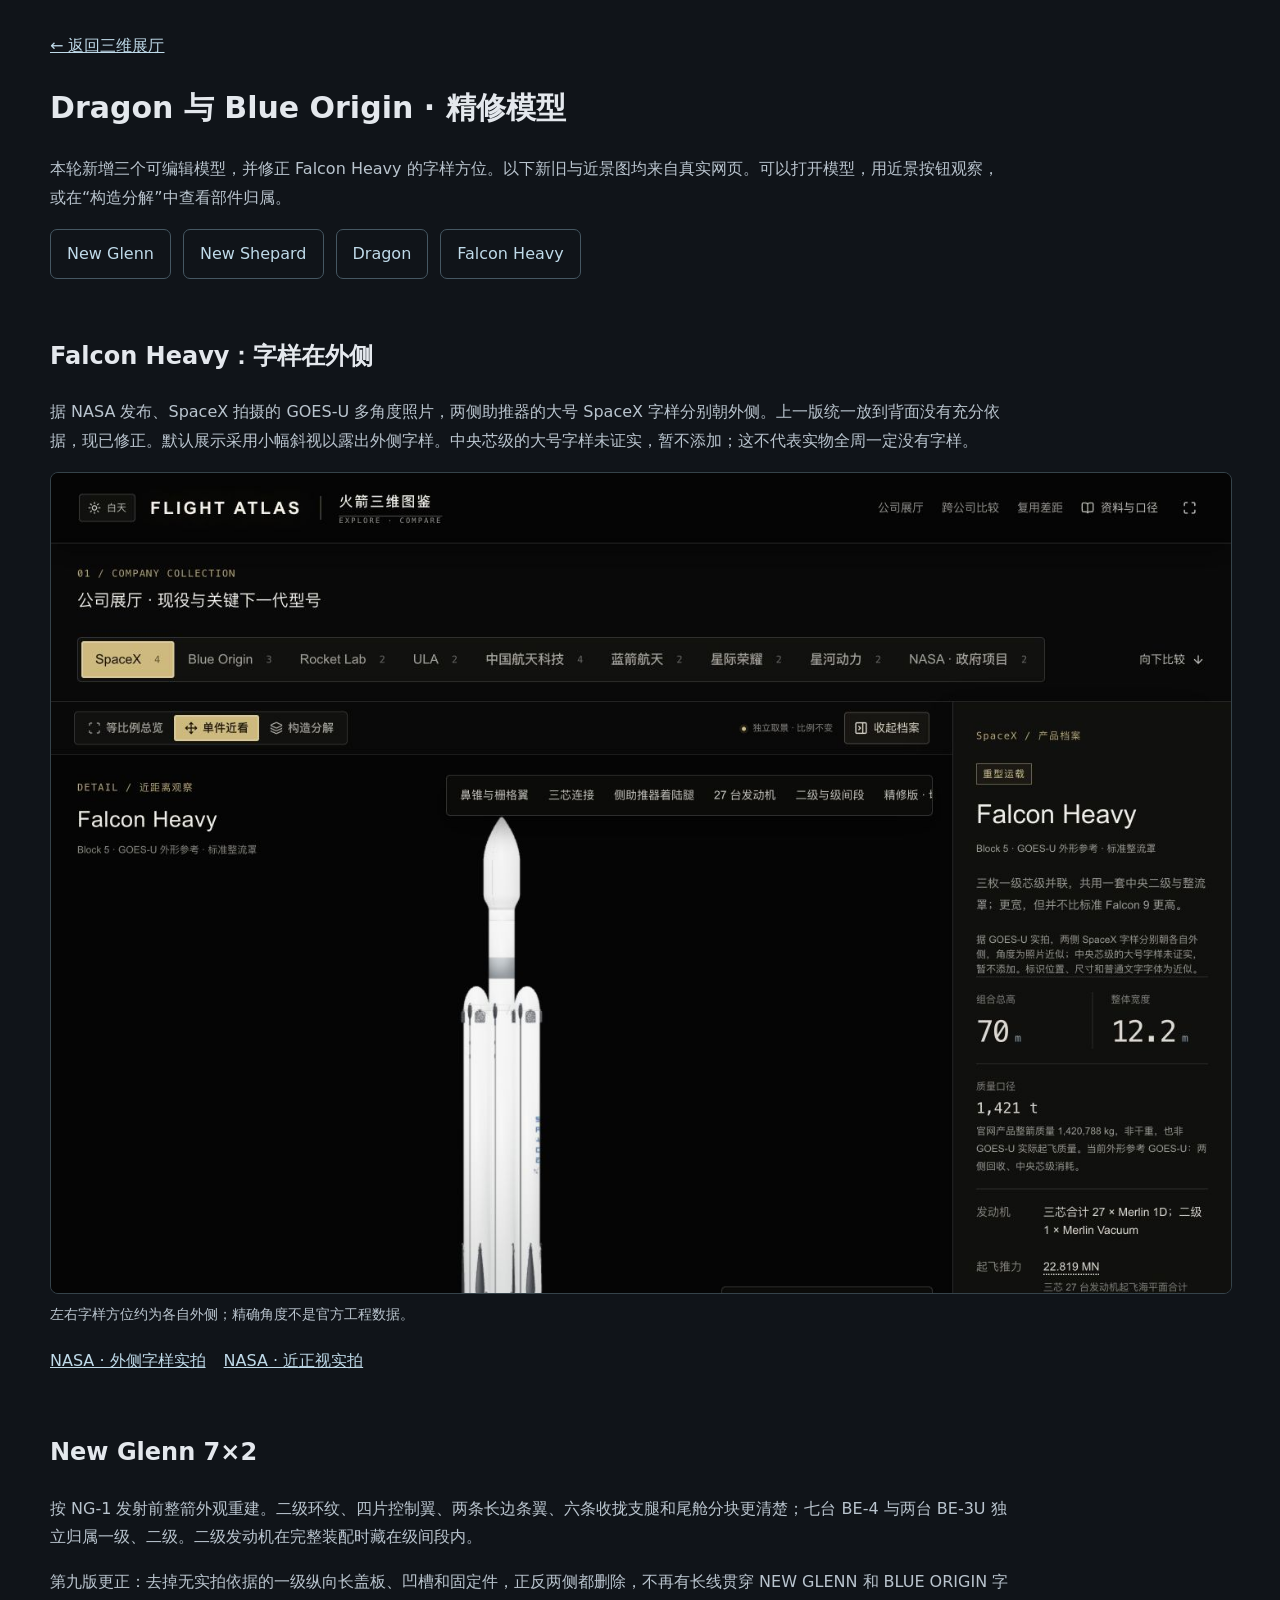
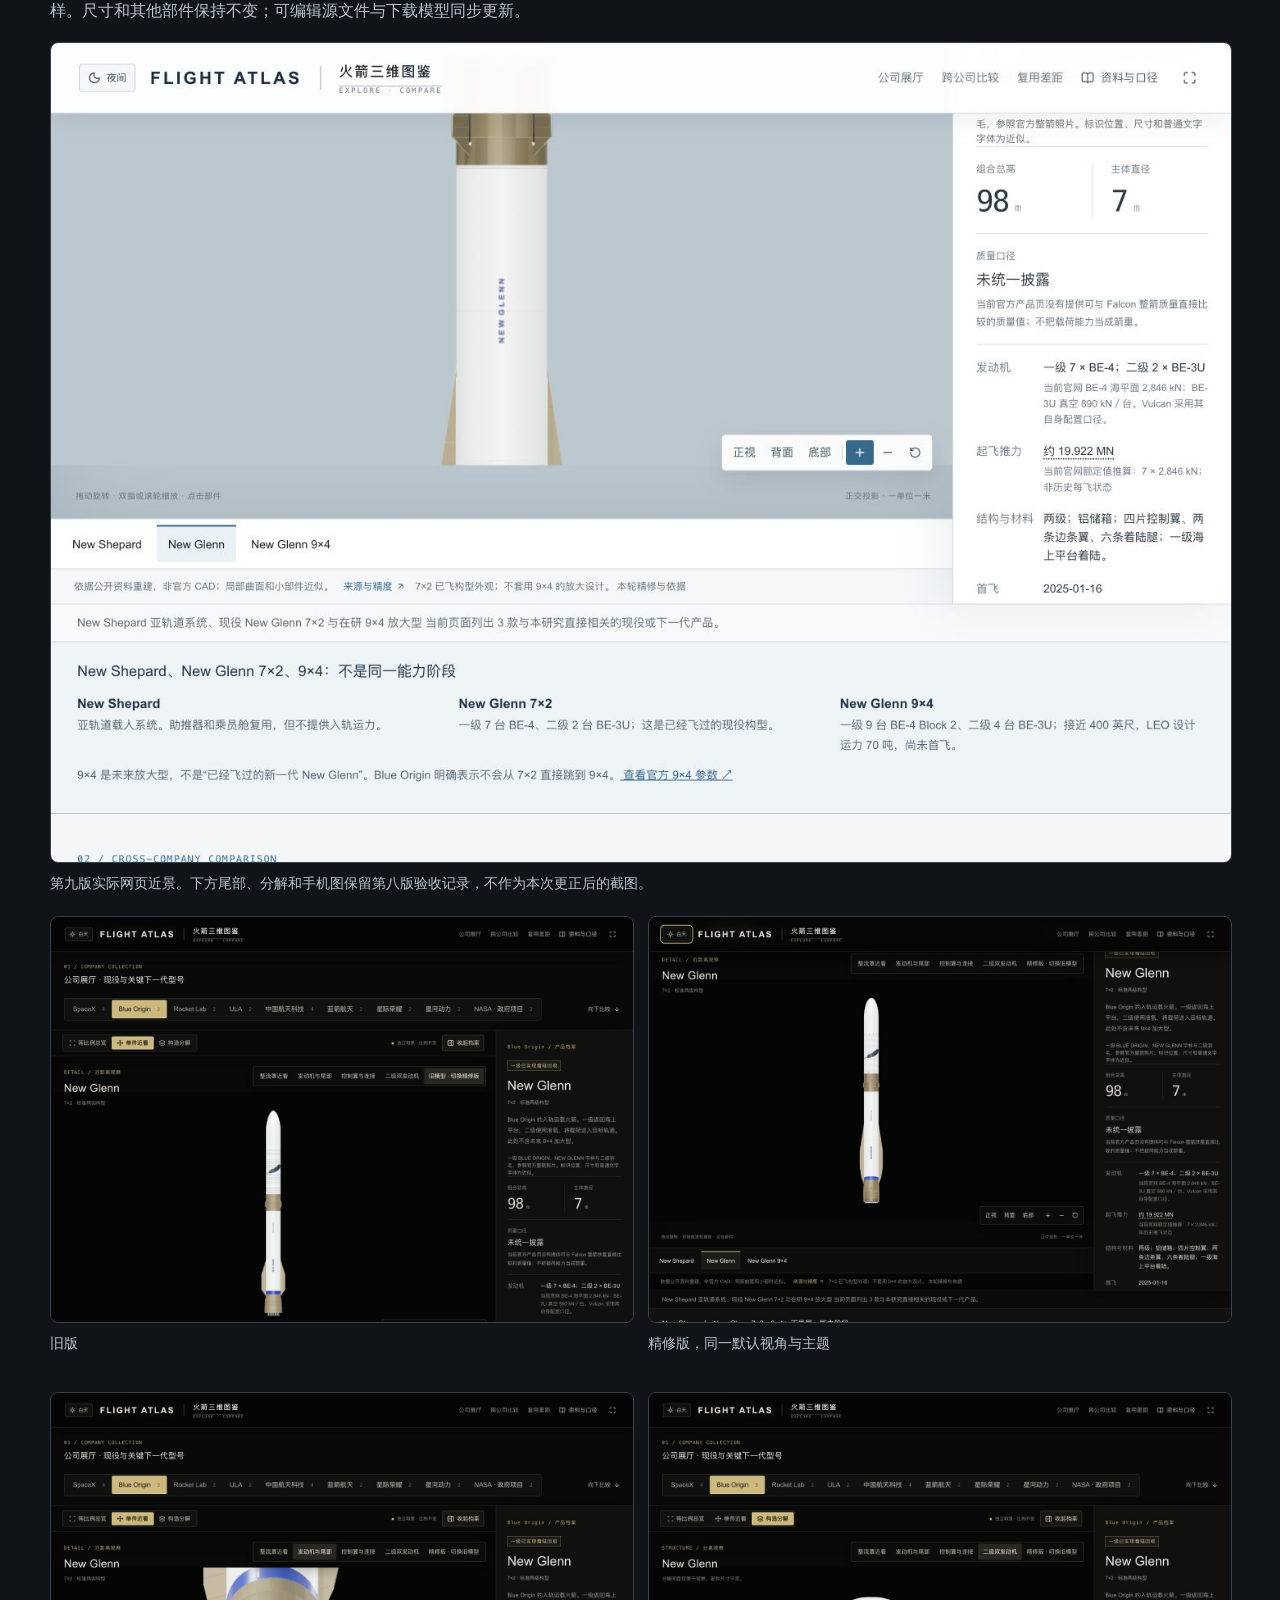
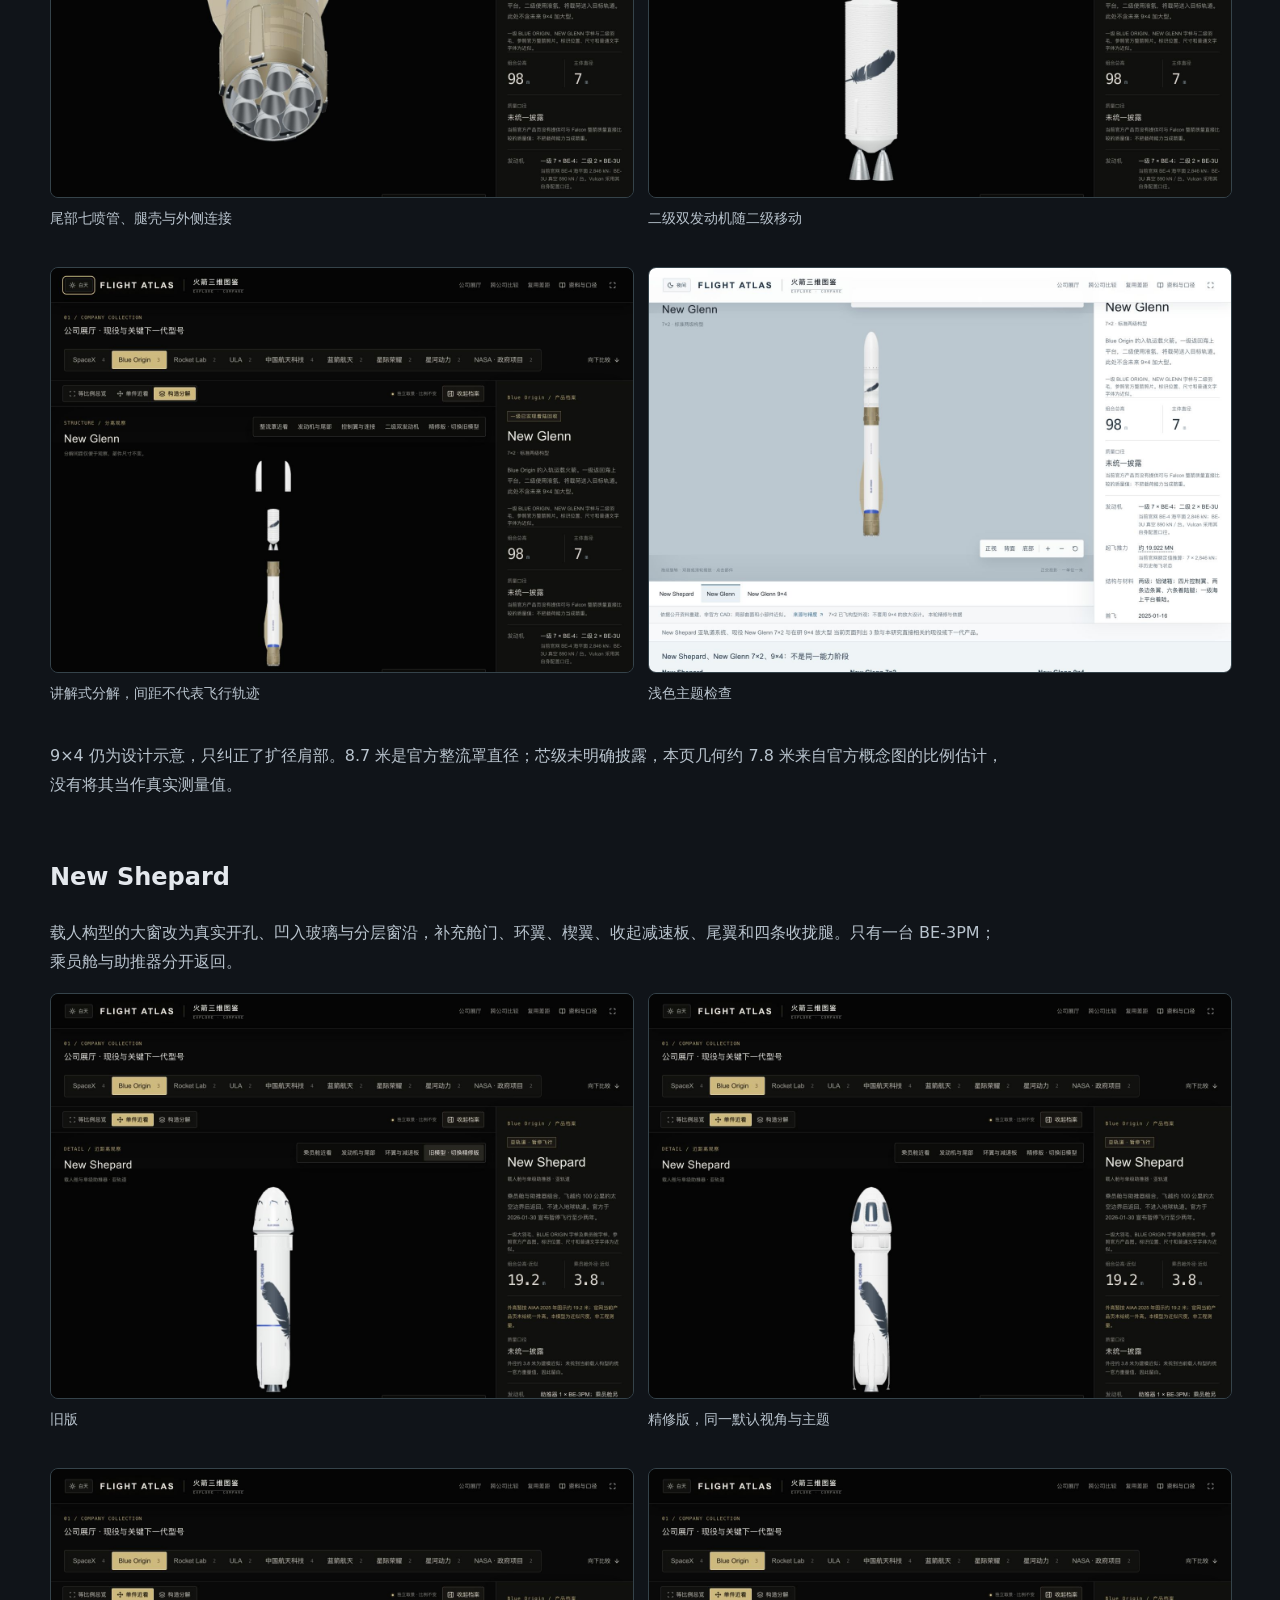
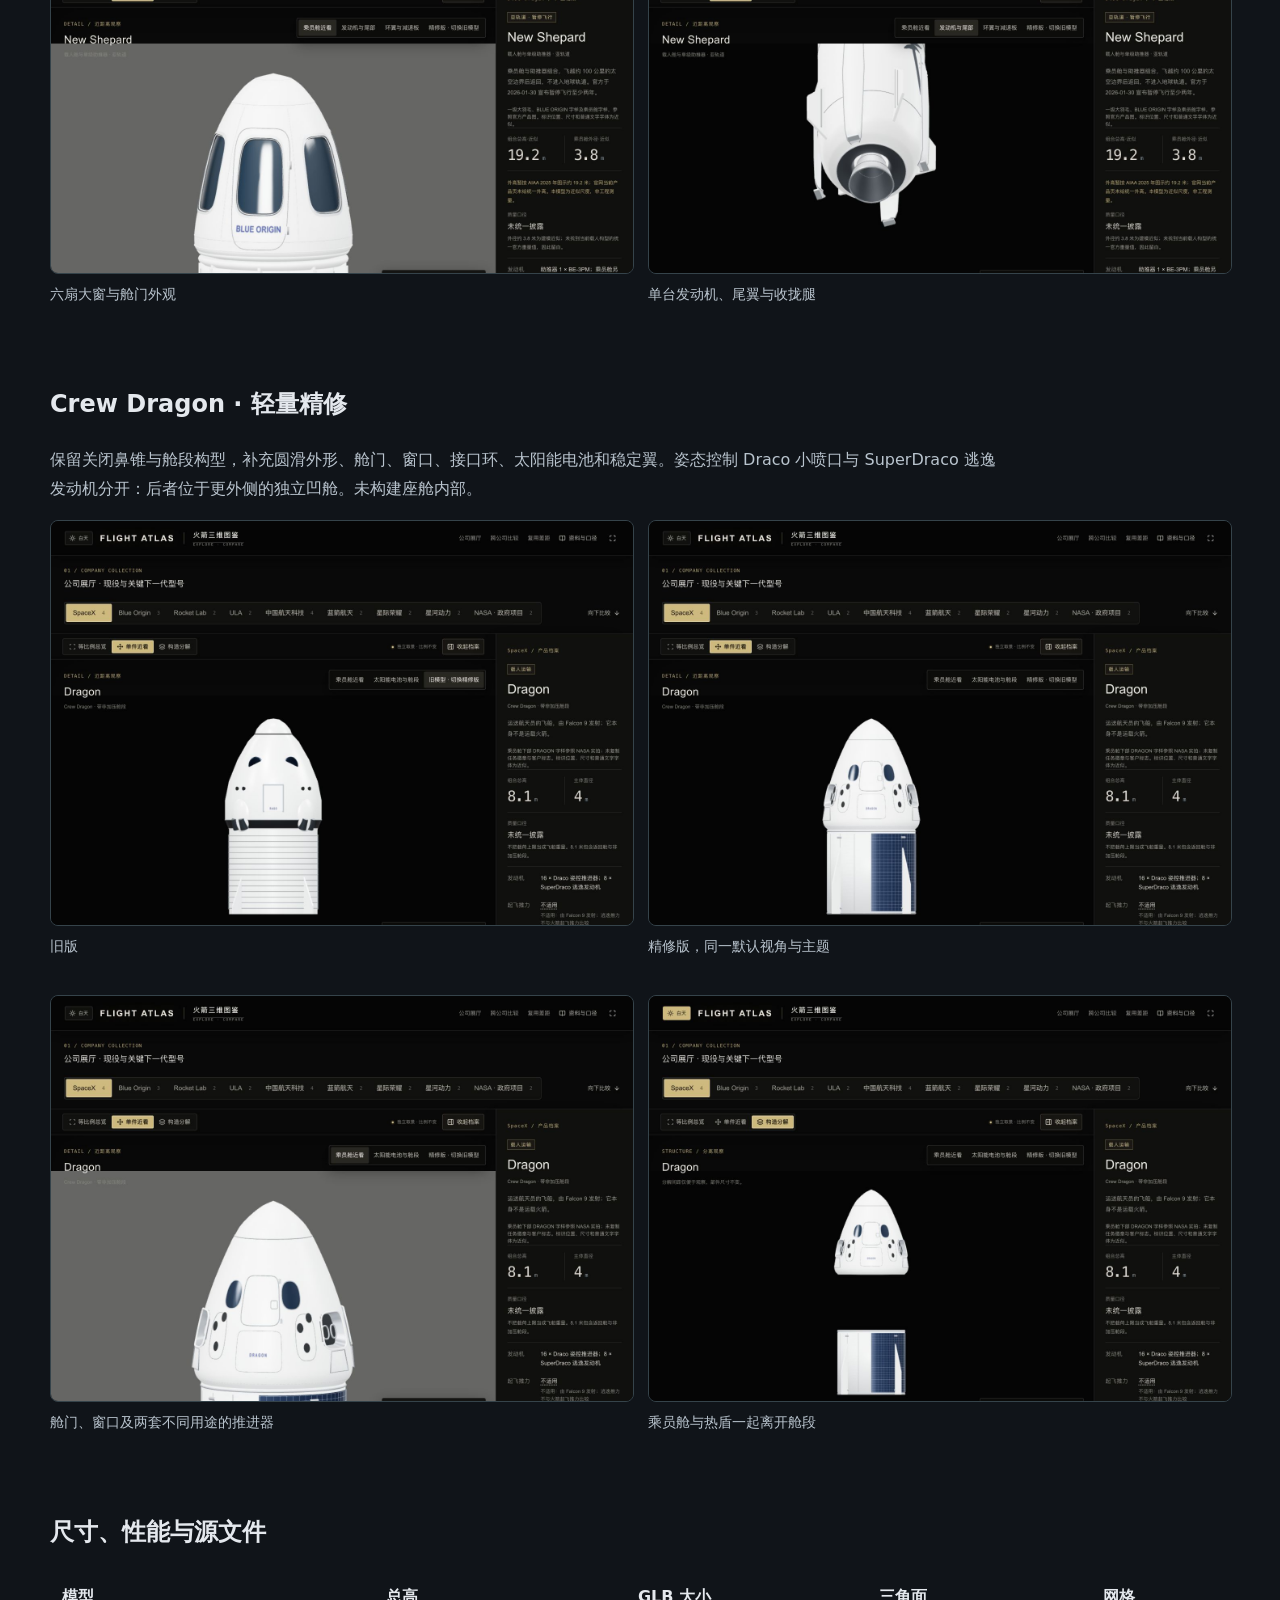
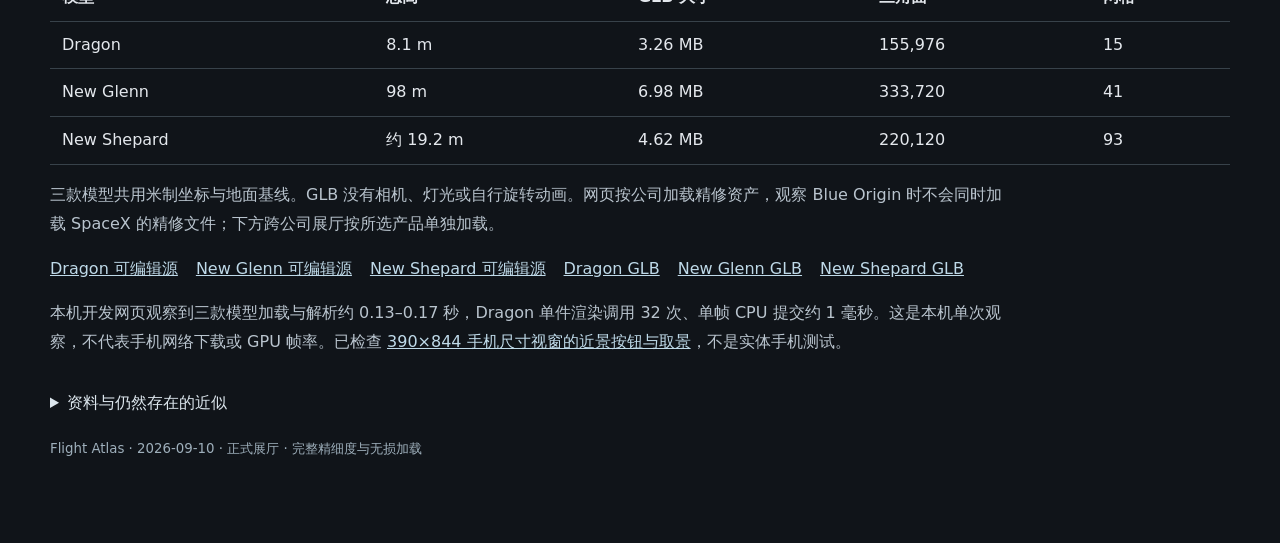
<file: craft-review/index.html>
<!doctype html><html lang="zh-CN"><meta charset="utf-8"><meta name="viewport" content="width=device-width,initial-scale=1"><title>Flight Atlas · Dragon 与 Blue Origin 精修</title>
<style>body{margin:0;background:#101419;color:#e4e8ed;font:16px/1.8 system-ui,sans-serif}main{max-width:1180px;margin:auto;padding:32px 22px 80px}h1{font-size:30px}h2{margin-top:56px}p{max-width:960px;color:#b9c4ce}a{color:#bfdae9}nav{display:flex;gap:12px;flex-wrap:wrap}nav a{padding:10px 16px;border:1px solid #455762;border-radius:7px;text-decoration:none}.pair{display:grid;grid-template-columns:1fr 1fr;gap:16px}figure{margin:0}figure img{width:100%;display:block;border-radius:8px;border:1px solid #35434a}figcaption{margin:8px 0 20px;color:#b9c4ce;font-size:14px}table{border-collapse:collapse;width:100%;font-variant-numeric:tabular-nums}td,th{text-align:left;padding:9px 12px;border-bottom:1px solid #38424a}small{color:#9eafbb}.links{display:flex;gap:18px;flex-wrap:wrap}details{padding:16px 0}summary{cursor:pointer;color:#dce6ed}@media(max-width:700px){main{padding:22px 16px}.pair{grid-template-columns:1fr}h1{font-size:25px}table{font-size:12px}td,th{padding:8px 5px}}</style>
<main><a href="/?sample=newglenn&release=17">← 返回三维展厅</a><h1>Dragon 与 Blue Origin · 精修模型</h1><p>本轮新增三个可编辑模型，并修正 Falcon Heavy 的字样方位。以下新旧与近景图均来自真实网页。可以打开模型，用近景按钮观察，或在“构造分解”中查看部件归属。</p>
<nav><a href="/?sample=newglenn&release=17">New Glenn</a><a href="/?sample=newshepard&release=17">New Shepard</a><a href="/?sample=dragon&release=17">Dragon</a><a href="/?sample=fh&release=17">Falcon Heavy</a></nav>
<h2>Falcon Heavy：字样在外侧</h2><p>据 NASA 发布、SpaceX 拍摄的 GOES-U 多角度照片，两侧助推器的大号 SpaceX 字样分别朝外侧。上一版统一放到背面没有充分依据，现已修正。默认展示采用小幅斜视以露出外侧字样。中央芯级的大号字样未证实，暂不添加；这不代表实物全周一定没有字样。</p><figure><img src="fh-livery.png" alt="Falcon Heavy 修正后的默认斜视"><figcaption>左右字样方位约为各自外侧；精确角度不是官方工程数据。</figcaption></figure>
<p class="links"><a href="https://images.nasa.gov/details/KSC-20240624-PH-SPX01_0009" target="_blank" rel="noreferrer">NASA · 外侧字样实拍</a><a href="https://images.nasa.gov/details/KSC-20240624-PH-SPX01_0010" target="_blank" rel="noreferrer">NASA · 近正视实拍</a></p>
<h2>New Glenn 7×2</h2><p>按 NG-1 发射前整箭外观重建。二级环纹、四片控制翼、两条长边条翼、六条收拢支腿和尾舱分块更清楚；七台 BE-4 与两台 BE-3U 独立归属一级、二级。二级发动机在完整装配时藏在级间段内。</p>
<p>第九版更正：去掉无实拍依据的一级纵向长盖板、凹槽和固定件，正反两侧都删除，不再有长线贯穿 NEW GLENN 和 BLUE ORIGIN 字样。尺寸和其他部件保持不变；可编辑源文件与下载模型同步更新。</p><figure><img src="newglenn-line-fixed.png" alt="第九版浅色近景：字样中间已无竖直长条"><figcaption>第九版实际网页近景。下方尾部、分解和手机图保留第八版验收记录，不作为本次更正后的截图。</figcaption></figure>
<div class="pair"><figure><img src="newglenn-before.png" alt="New Glenn 旧模型"><figcaption>旧版</figcaption></figure><figure><img src="newglenn-after.png" alt="New Glenn 精修模型"><figcaption>精修版，同一默认视角与主题</figcaption></figure><figure><img src="newglenn-tail.png" alt="New Glenn 七台发动机及尾舱"><figcaption>尾部七喷管、腿壳与外侧连接</figcaption></figure><figure><img src="newglenn-upper.png" alt="New Glenn 分解后的二级"><figcaption>二级双发动机随二级移动</figcaption></figure><figure><img src="newglenn-exploded.png" alt="New Glenn 整流罩两瓣与分解"><figcaption>讲解式分解，间距不代表飞行轨迹</figcaption></figure><figure><img src="newglenn-light.png" alt="浅色主题 New Glenn"><figcaption>浅色主题检查</figcaption></figure></div>
<p>9×4 仍为设计示意，只纠正了扩径肩部。8.7 米是官方整流罩直径；芯级未明确披露，本页几何约 7.8 米来自官方概念图的比例估计，没有将其当作真实测量值。</p>
<h2>New Shepard</h2><p>载人构型的大窗改为真实开孔、凹入玻璃与分层窗沿，补充舱门、环翼、楔翼、收起减速板、尾翼和四条收拢腿。只有一台 BE-3PM；乘员舱与助推器分开返回。</p>
<div class="pair"><figure><img src="newshepard-before.png" alt="New Shepard 旧模型"><figcaption>旧版</figcaption></figure><figure><img src="newshepard-after.png" alt="New Shepard 精修模型"><figcaption>精修版，同一默认视角与主题</figcaption></figure><figure><img src="newshepard-capsule.png" alt="New Shepard 乘员舱近景"><figcaption>六扇大窗与舱门外观</figcaption></figure><figure><img src="newshepard-tail.png" alt="New Shepard 尾部近景"><figcaption>单台发动机、尾翼与收拢腿</figcaption></figure></div>
<h2>Crew Dragon · 轻量精修</h2><p>保留关闭鼻锥与舱段构型，补充圆滑外形、舱门、窗口、接口环、太阳能电池和稳定翼。姿态控制 Draco 小喷口与 SuperDraco 逃逸发动机分开：后者位于更外侧的独立凹舱。未构建座舱内部。</p>
<div class="pair"><figure><img src="dragon-before.png" alt="Dragon 旧模型"><figcaption>旧版</figcaption></figure><figure><img src="dragon-after.png" alt="Dragon 精修模型"><figcaption>精修版，同一默认视角与主题</figcaption></figure><figure><img src="dragon-capsule.png" alt="Dragon 舱体与推进器近景"><figcaption>舱门、窗口及两套不同用途的推进器</figcaption></figure><figure><img src="dragon-exploded.png" alt="Dragon 舱体分离"><figcaption>乘员舱与热盾一起离开舱段</figcaption></figure></div>
<h2>尺寸、性能与源文件</h2><table><thead><tr><th>模型</th><th>总高</th><th>GLB 大小</th><th>三角面</th><th>网格</th></tr></thead><tbody><tr><td>Dragon</td><td>8.1 m</td><td>3.26 MB</td><td>155,976</td><td>15</td></tr><tr><td>New Glenn</td><td>98 m</td><td>6.98 MB</td><td>333,720</td><td>41</td></tr><tr><td>New Shepard</td><td>约 19.2 m</td><td>4.62 MB</td><td>220,120</td><td>93</td></tr></tbody></table>
<p>三款模型共用米制坐标与地面基线。GLB 没有相机、灯光或自行旋转动画。网页按公司加载精修资产，观察 Blue Origin 时不会同时加载 SpaceX 的精修文件；下方跨公司展厅按所选产品单独加载。</p><p class="links"><a href="dragon-source.zip" download>Dragon 可编辑源</a><a href="newglenn-source.zip" download>New Glenn 可编辑源</a><a href="newshepard-source.zip" download>New Shepard 可编辑源</a><a href="/models/crew-dragon.glb" download>Dragon GLB</a><a href="/models/new-glenn.glb" download>New Glenn GLB</a><a href="/models/new-shepard.glb" download>New Shepard GLB</a></p>
<p>本机开发网页观察到三款模型加载与解析约 0.13–0.17 秒，Dragon 单件渲染调用 32 次、单帧 CPU 提交约 1 毫秒。这是本机单次观察，不代表手机网络下载或 GPU 帧率。已检查 <a href="newglenn-mobile.png">390×844 手机尺寸视窗的近景按钮与取景</a>，不是实体手机测试。</p>
<details><summary>资料与仍然存在的近似</summary><p>总高与公开直径用于统一尺度，分段高度、窗框深度、腿壳和铰链截面、喷管曲线、接缝间距仍为外观近似。New Shepard 约 19.2 米和约 3.8 米沿用展厅图示口径，本轮没有获得官方工程尺寸表。Dragon 凹舱及喷口角度仍有简化，不是工程级复刻。材质颜色与粗糙度为显示参数，NG-2 尾部照片仅辅助观察通用外部结构，不复制任务污渍。未把照片当模型贴图。</p><ul><li><a href="https://www.blueorigin.com/news/new-glenn-ng-1-mission">Blue Origin · NG-1 与整箭照片</a></li><li><a href="https://www.blueorigin.com/gallery/asset/6931c2fdac77095f7c5fe3b8">Blue Origin · 尾段近照</a></li><li><a href="https://www.blueorigin.com/new-glenn">New Glenn 官方产品页</a></li><li><a href="https://www.blueorigin.com/new-glenn/9x4">New Glenn 9×4 官方概念</a></li><li><a href="https://www.blueorigin.com/new-shepard">New Shepard 官方结构图</a></li><li><a href="https://www.blueorigin.com/news/new-shepard-ns-38-mission">NS-38 官方照片</a></li><li><a href="https://www.nasa.gov/commercial-crew-program-press-kit/">NASA · Dragon 结构与实拍</a></li><li><a href="https://www.spacex.com/vehicles/dragon/">SpaceX · Dragon</a></li></ul><p>源包包含可编辑 Blender 文件、重建脚本、来源及统计，不包含第三方摄影原图。</p></details><small>Flight Atlas · 2026-09-10 · 正式展厅 · 完整精细度与无损加载</small></main></html>
</file>
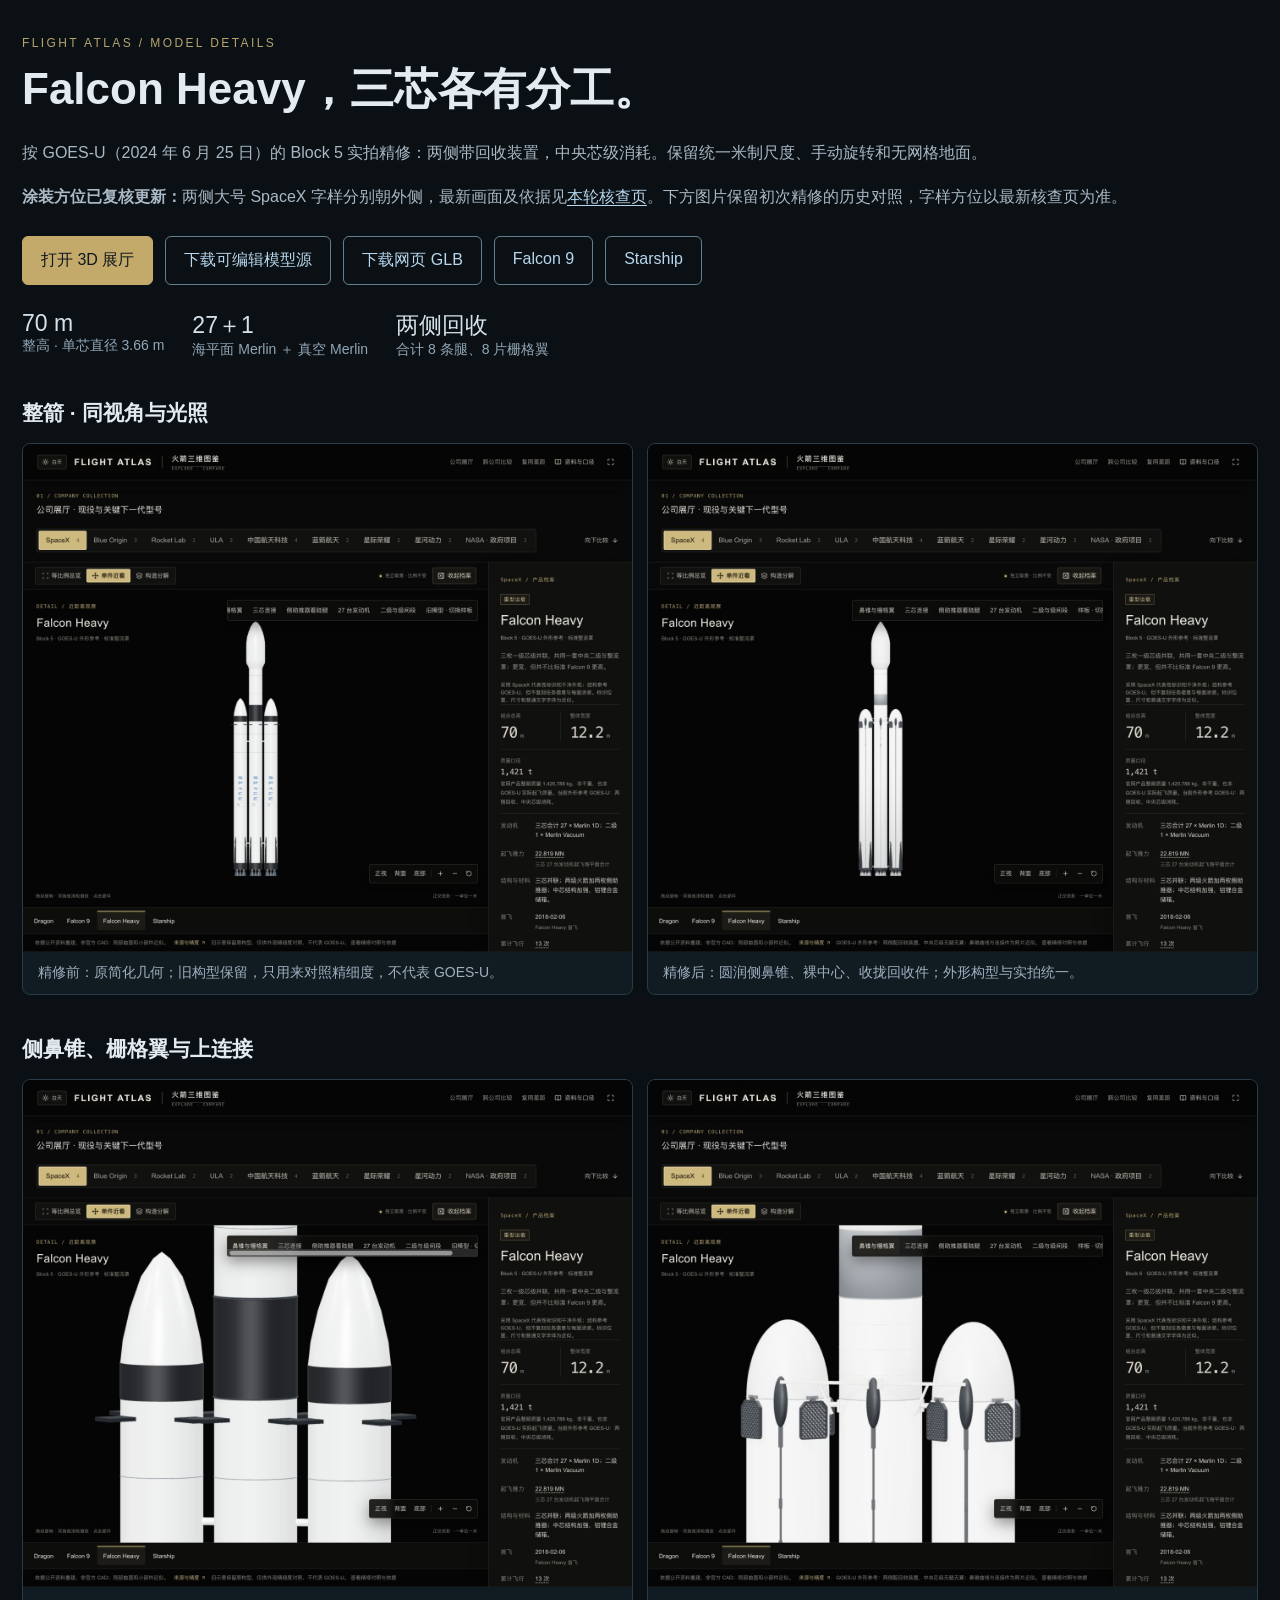
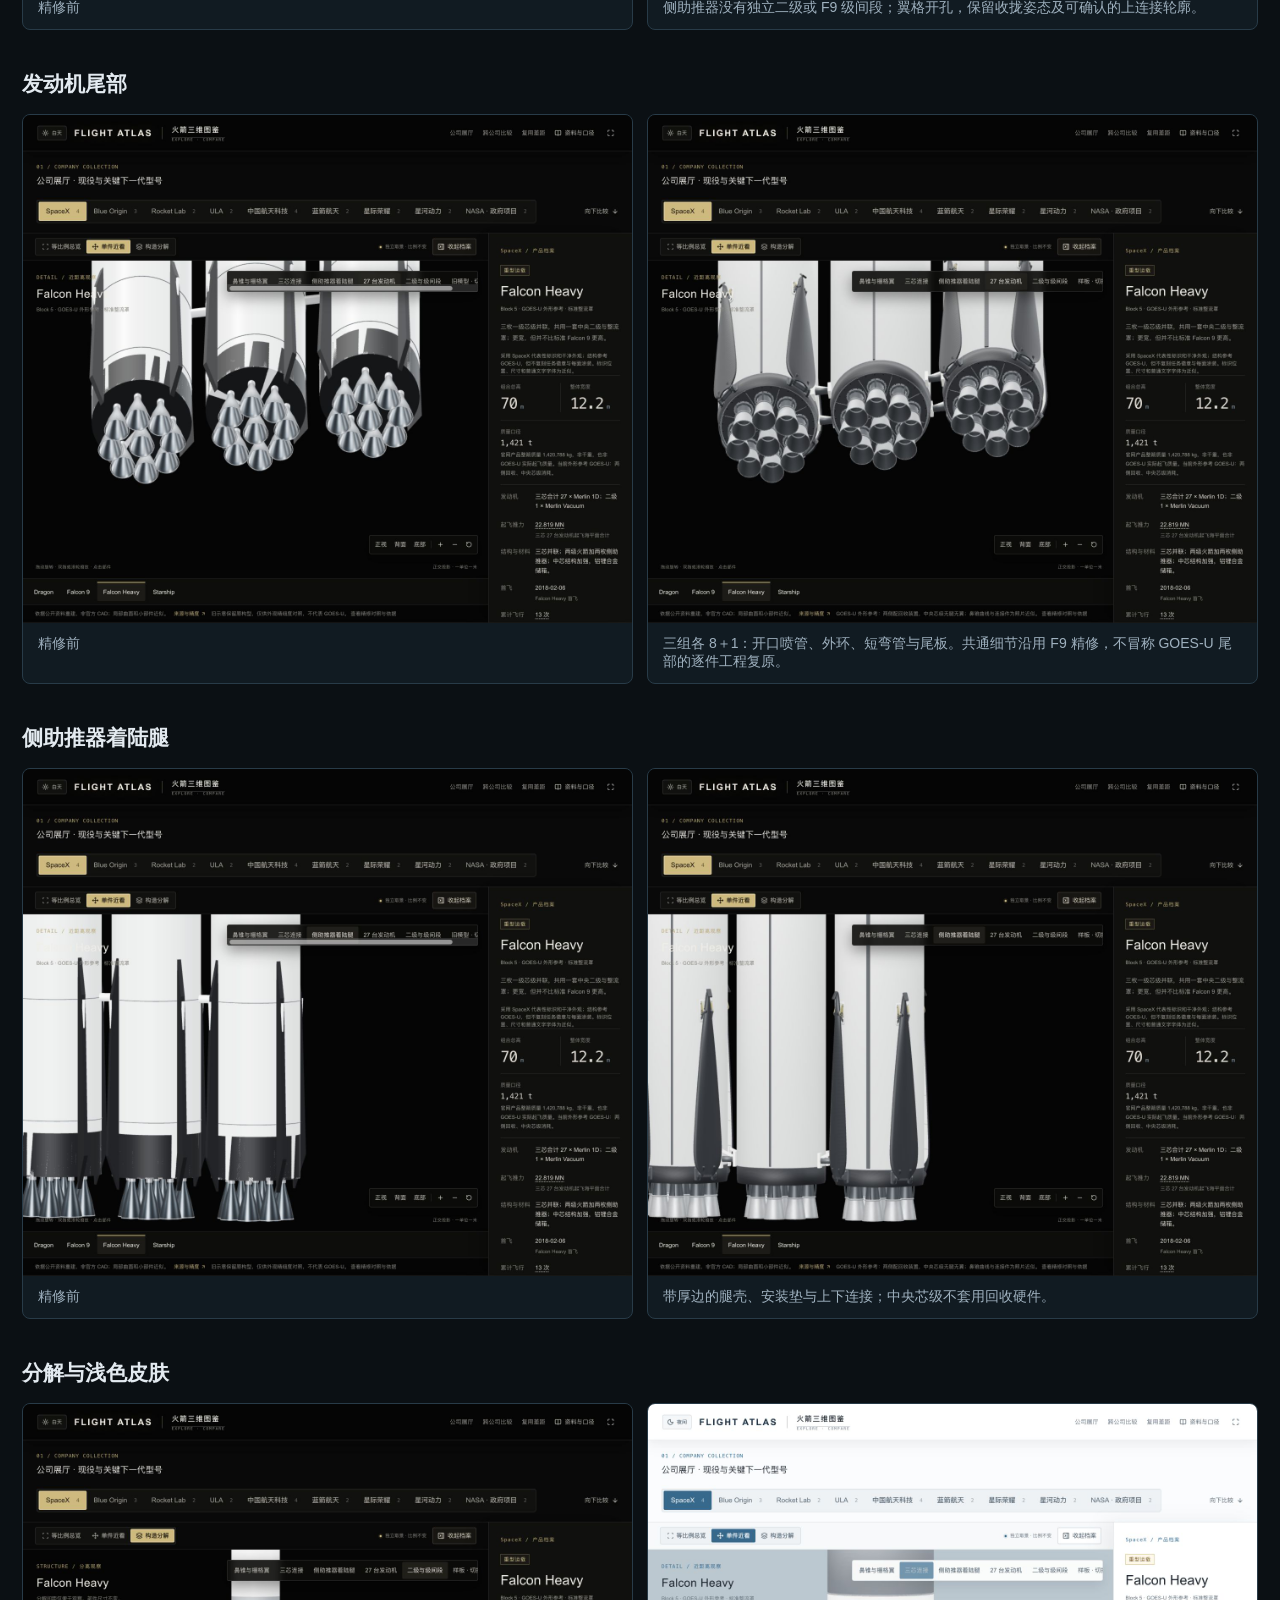
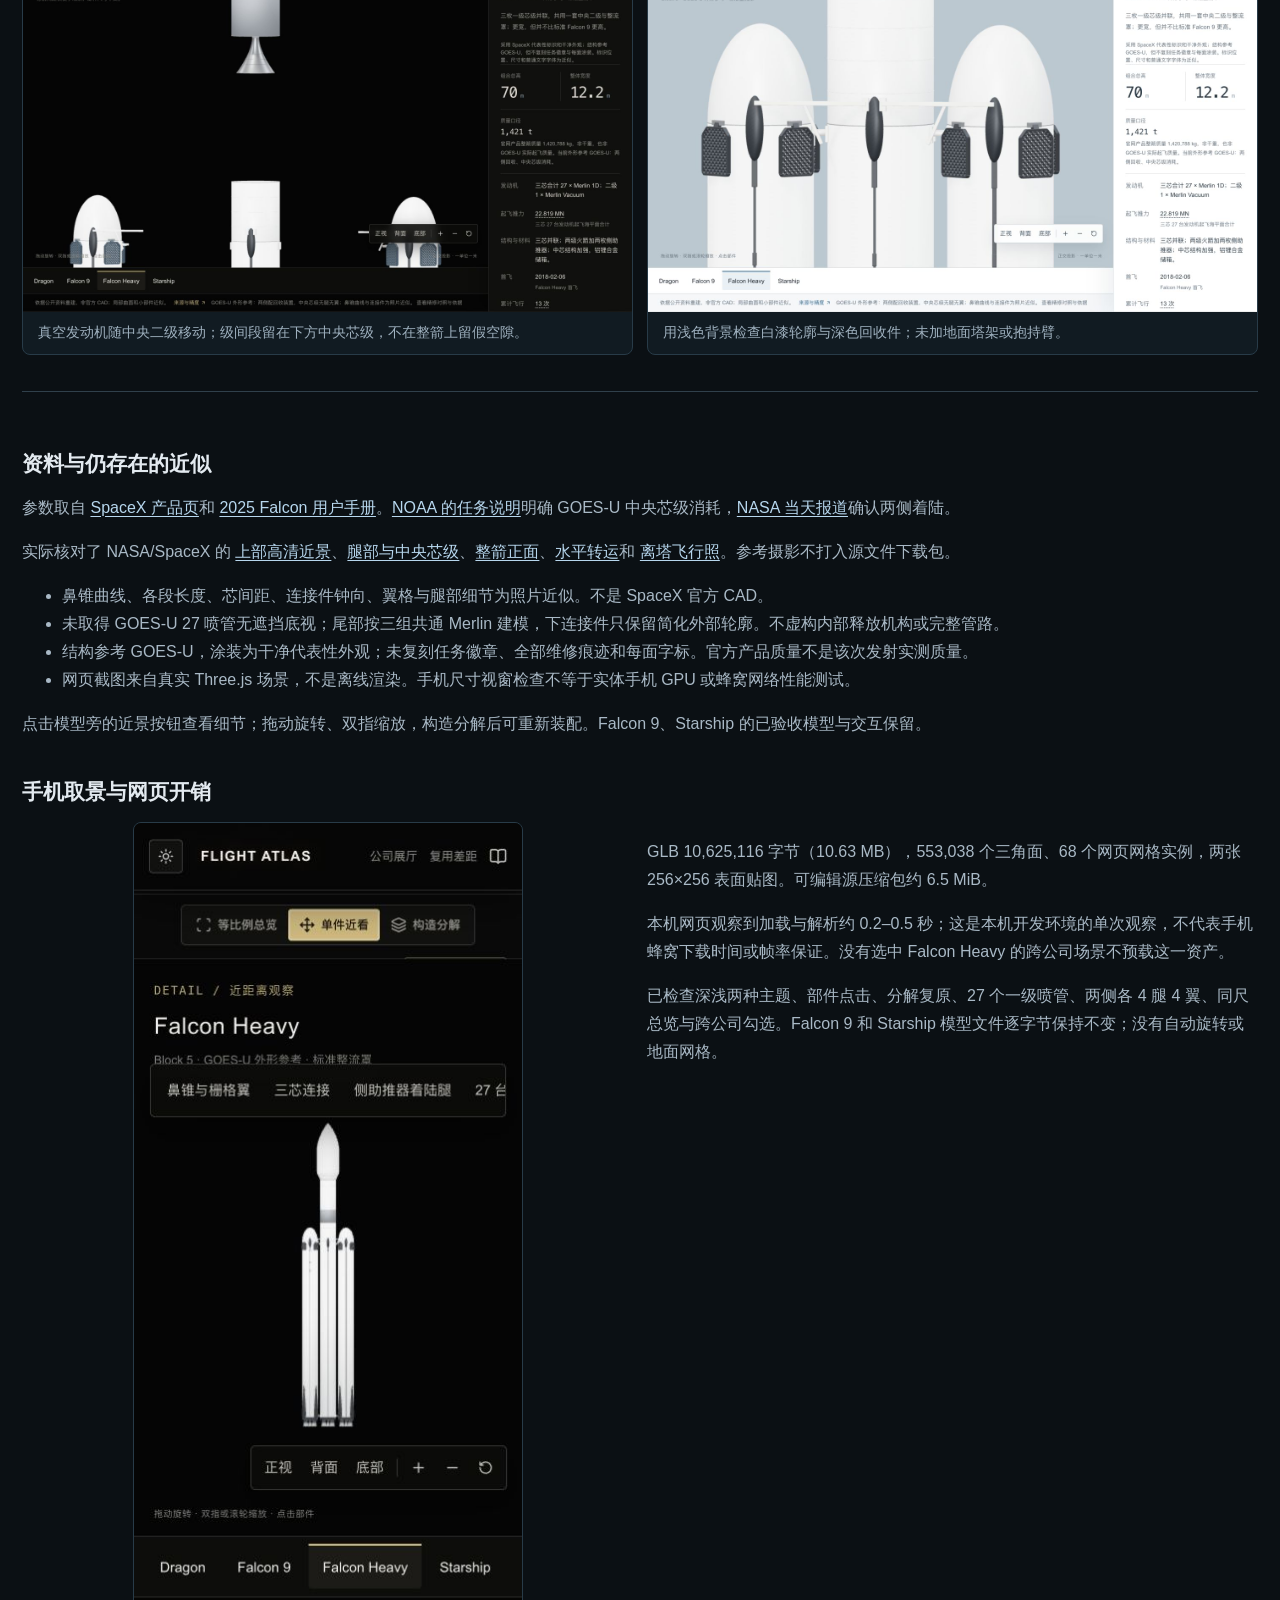
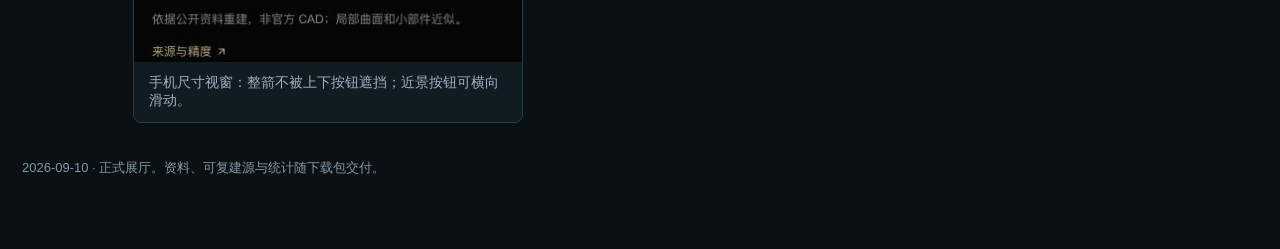
<file: falcon-heavy-review/index.html>
<!doctype html>
<html lang="zh-CN"><head><meta charset="utf-8"><meta name="viewport" content="width=device-width,initial-scale=1"><title>Falcon Heavy · 精修模型与资料</title><style>
:root{color-scheme:dark;font-family:-apple-system,BlinkMacSystemFont,"Segoe UI",sans-serif;background:#0b1014;color:#e3eaf0}*{box-sizing:border-box}body{margin:0}main{max-width:1360px;margin:auto;padding:36px 22px 72px}h1{font-size:clamp(27px,5vw,44px);margin:10px 0 20px}h2{font-size:21px;margin:40px 0 16px}p,li{line-height:1.75;color:#a9b9c6}a{color:#b7d7ee;text-underline-offset:3px}.eyebrow{letter-spacing:.2em;color:#b6a46d;font-size:12px}.actions{display:flex;gap:12px;flex-wrap:wrap;margin:25px 0}.actions a{padding:13px 18px;border:1px solid #627f91;border-radius:6px;text-decoration:none}.primary{background:#c3aa6b!important;color:#10171d!important;border-color:#c3aa6b!important}.pair{display:grid;grid-template-columns:1fr 1fr;gap:14px}figure{margin:0;background:#111b22;border:1px solid #283b48;border-radius:8px;overflow:hidden}figure a{display:block}img{display:block;width:100%;height:auto}figcaption{padding:12px 15px;font-size:14px;color:#9fb1bf}.info{border-top:1px solid #30404b;margin-top:36px;padding-top:18px}.metrics{display:flex;gap:28px;flex-wrap:wrap;font-size:14px;color:#91a6b6}.metrics strong{font-size:23px;font-weight:500;color:#d5e2eb;display:block}.mobile{max-width:390px;margin:auto}footer{margin-top:36px;color:#8498a7;font-size:13px}@media(max-width:700px){main{padding:24px 14px 48px}.pair{grid-template-columns:1fr}h2{margin-top:30px}.actions a{flex-grow:1;text-align:center}}
</style></head><body><main>
<div class="eyebrow">FLIGHT ATLAS / MODEL DETAILS</div><h1>Falcon Heavy，三芯各有分工。</h1>
<p>按 GOES-U（2024 年 6 月 25 日）的 Block 5 实拍精修：两侧带回收装置，中央芯级消耗。保留统一米制尺度、手动旋转和无网格地面。</p>
<p><strong>涂装方位已复核更新：</strong>两侧大号 SpaceX 字样分别朝外侧，最新画面及依据见<a href="/craft-review/?release=17">本轮核查页</a>。下方图片保留初次精修的历史对照，字样方位以最新核查页为准。</p>
<nav class="actions"><a class="primary" href="/?sample=fh&amp;release=16">打开 3D 展厅</a><a href="/models/falcon-heavy-editable.zip">下载可编辑模型源</a><a href="/models/falcon-heavy.glb">下载网页 GLB</a><a href="/?sample=f9&amp;release=16">Falcon 9</a><a href="/?sample=starship&amp;release=16">Starship</a></nav>
<div class="metrics"><div><strong>70 m</strong>整高 · 单芯直径 3.66 m</div><div><strong>27＋1</strong>海平面 Merlin ＋ 真空 Merlin</div><div><strong>两侧回收</strong>合计 8 条腿、8 片栅格翼</div></div>
<h2>整箭 · 同视角与光照</h2><div class="pair"><figure><a href="before-full.png"><img src="before-full.png" alt="旧示意 Falcon Heavy 整箭"></a><figcaption>精修前：原简化几何；旧构型保留，只用来对照精细度，不代表 GOES-U。</figcaption></figure><figure><a href="after-full.png"><img src="after-full.png" alt="GOES-U 外形参考 Falcon Heavy 整箭"></a><figcaption>精修后：圆润侧鼻锥、裸中心、收拢回收件；外形构型与实拍统一。</figcaption></figure></div>
<h2>侧鼻锥、栅格翼与上连接</h2><div class="pair"><figure><a href="before-nose.png"><img loading="lazy" src="before-nose.png" alt="旧侧鼻锥与展开翼"></a><figcaption>精修前</figcaption></figure><figure><a href="after-nose.png"><img loading="lazy" src="after-nose.png" alt="新侧鼻锥、开孔折叠翼和上部连接"></a><figcaption>侧助推器没有独立二级或 F9 级间段；翼格开孔，保留收拢姿态及可确认的上连接轮廓。</figcaption></figure></div>
<h2>发动机尾部</h2><div class="pair"><figure><a href="before-engines.png"><img loading="lazy" src="before-engines.png" alt="旧27喷管示意"></a><figcaption>精修前</figcaption></figure><figure><a href="after-engines.png"><img loading="lazy" src="after-engines.png" alt="三组九台Merlin及尾板细节"></a><figcaption>三组各 8＋1：开口喷管、外环、短弯管与尾板。共通细节沿用 F9 精修，不冒称 GOES-U 尾部的逐件工程复原。</figcaption></figure></div>
<h2>侧助推器着陆腿</h2><div class="pair"><figure><a href="before-legs.png"><img loading="lazy" src="before-legs.png" alt="旧着陆腿简化外形"></a><figcaption>精修前</figcaption></figure><figure><a href="after-legs.png"><img loading="lazy" src="after-legs.png" alt="新侧腿壳体、铰座和连接"></a><figcaption>带厚边的腿壳、安装垫与上下连接；中央芯级不套用回收硬件。</figcaption></figure></div>
<h2>分解与浅色皮肤</h2><div class="pair"><figure><a href="after-upper.png"><img loading="lazy" src="after-upper.png" alt="中央二级与真空喷管分解"></a><figcaption>真空发动机随中央二级移动；级间段留在下方中央芯级，不在整箭上留假空隙。</figcaption></figure><figure><a href="light-connections.png"><img loading="lazy" src="light-connections.png" alt="浅色背景连接与鼻锥"></a><figcaption>用浅色背景检查白漆轮廓与深色回收件；未加地面塔架或抱持臂。</figcaption></figure></div>
<section class="info"><h2>资料与仍存在的近似</h2><p>参数取自 <a href="https://www.spacex.com/vehicles/falcon-heavy/">SpaceX 产品页</a>和 <a href="https://www.spacex.com/assets/media/falcon-users-guide-2025-05-09.pdf">2025 Falcon 用户手册</a>。<a href="https://www.nesdis.noaa.gov/news/goes-u-road-launch">NOAA 的任务说明</a>明确 GOES-U 中央芯级消耗，<a href="https://science.nasa.gov/blogs/goes/2024/06/25/falcon-heavy-side-boosters-stick-the-landing/">NASA 当天报道</a>确认两侧着陆。</p><p>实际核对了 NASA/SpaceX 的 <a href="https://images.nasa.gov/details/KSC-20240624-PH-SPX01_0005">上部高清近景</a>、<a href="https://images.nasa.gov/details/KSC-20240624-PH-SPX01_0010">腿部与中央芯级</a>、<a href="https://images.nasa.gov/details/KSC-20240624-PH-SPX01_0006">整箭正面</a>、<a href="https://images.nasa.gov/details/KSC-20240624-PH-SPX01_0003">水平转运</a>和 <a href="https://www.flickr.com/photos/noaasatellites/53828532278">离塔飞行照</a>。参考摄影不打入源文件下载包。</p><ul><li>鼻锥曲线、各段长度、芯间距、连接件钟向、翼格与腿部细节为照片近似。不是 SpaceX 官方 CAD。</li><li>未取得 GOES-U 27 喷管无遮挡底视；尾部按三组共通 Merlin 建模，下连接件只保留简化外部轮廓。不虚构内部释放机构或完整管路。</li><li>结构参考 GOES-U，涂装为干净代表性外观；未复刻任务徽章、全部维修痕迹和每面字标。官方产品质量不是该次发射实测质量。</li><li>网页截图来自真实 Three.js 场景，不是离线渲染。手机尺寸视窗检查不等于实体手机 GPU 或蜂窝网络性能测试。</li></ul><p>点击模型旁的近景按钮查看细节；拖动旋转、双指缩放，构造分解后可重新装配。Falcon 9、Starship 的已验收模型与交互保留。</p></section>
<h2>手机取景与网页开销</h2><div class="pair"><figure class="mobile"><a href="mobile-full.png"><img loading="lazy" src="mobile-full.png" alt="390×844 手机尺寸视窗，整箭在控制按钮之间完整可见"></a><figcaption>手机尺寸视窗：整箭不被上下按钮遮挡；近景按钮可横向滑动。</figcaption></figure><div><p>GLB 10,625,116 字节（10.63 MB），553,038 个三角面、68 个网页网格实例，两张 256×256 表面贴图。可编辑源压缩包约 6.5 MiB。</p><p>本机网页观察到加载与解析约 0.2–0.5 秒；这是本机开发环境的单次观察，不代表手机蜂窝下载时间或帧率保证。没有选中 Falcon Heavy 的跨公司场景不预载这一资产。</p><p>已检查深浅两种主题、部件点击、分解复原、27 个一级喷管、两侧各 4 腿 4 翼、同尺总览与跨公司勾选。Falcon 9 和 Starship 模型文件逐字节保持不变；没有自动旋转或地面网格。</p></div></div>
<footer>2026-09-10 · 正式展厅。资料、可复建源与统计随下载包交付。</footer>
</main></body></html>
</file>
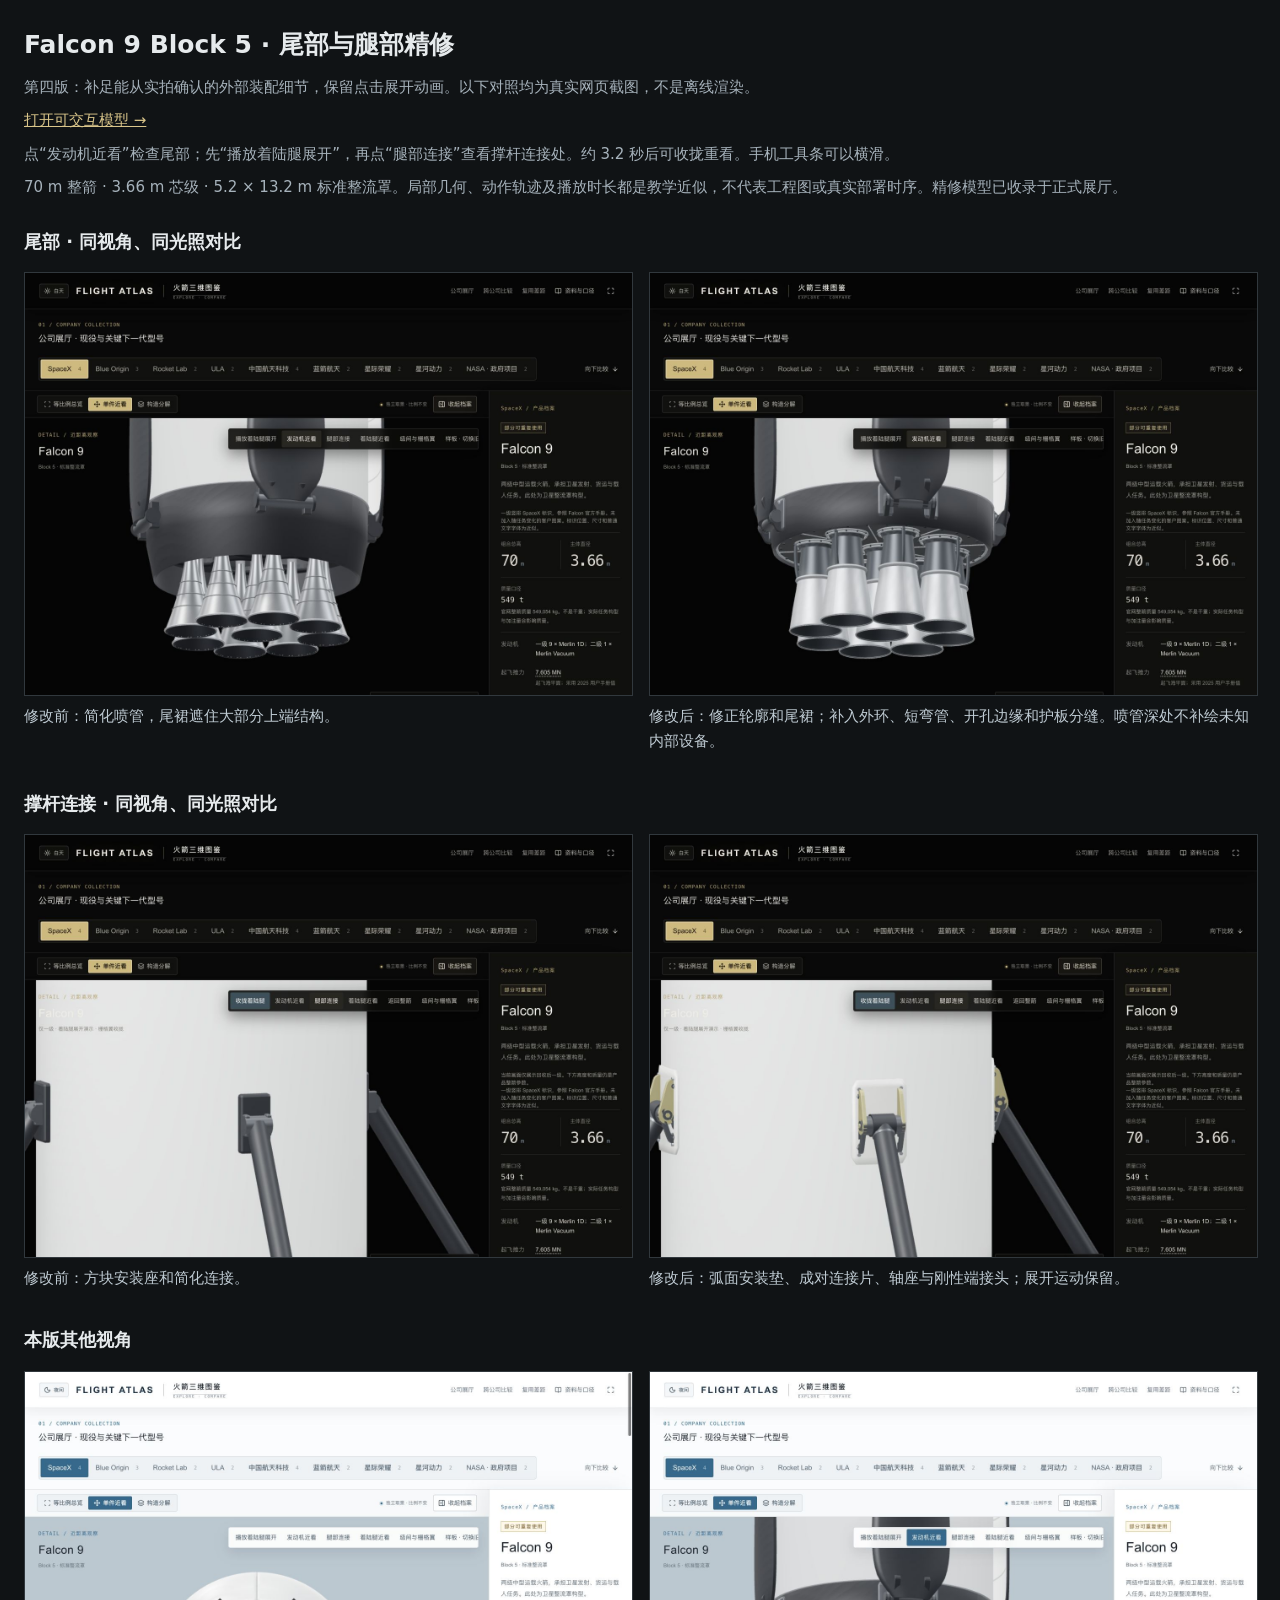
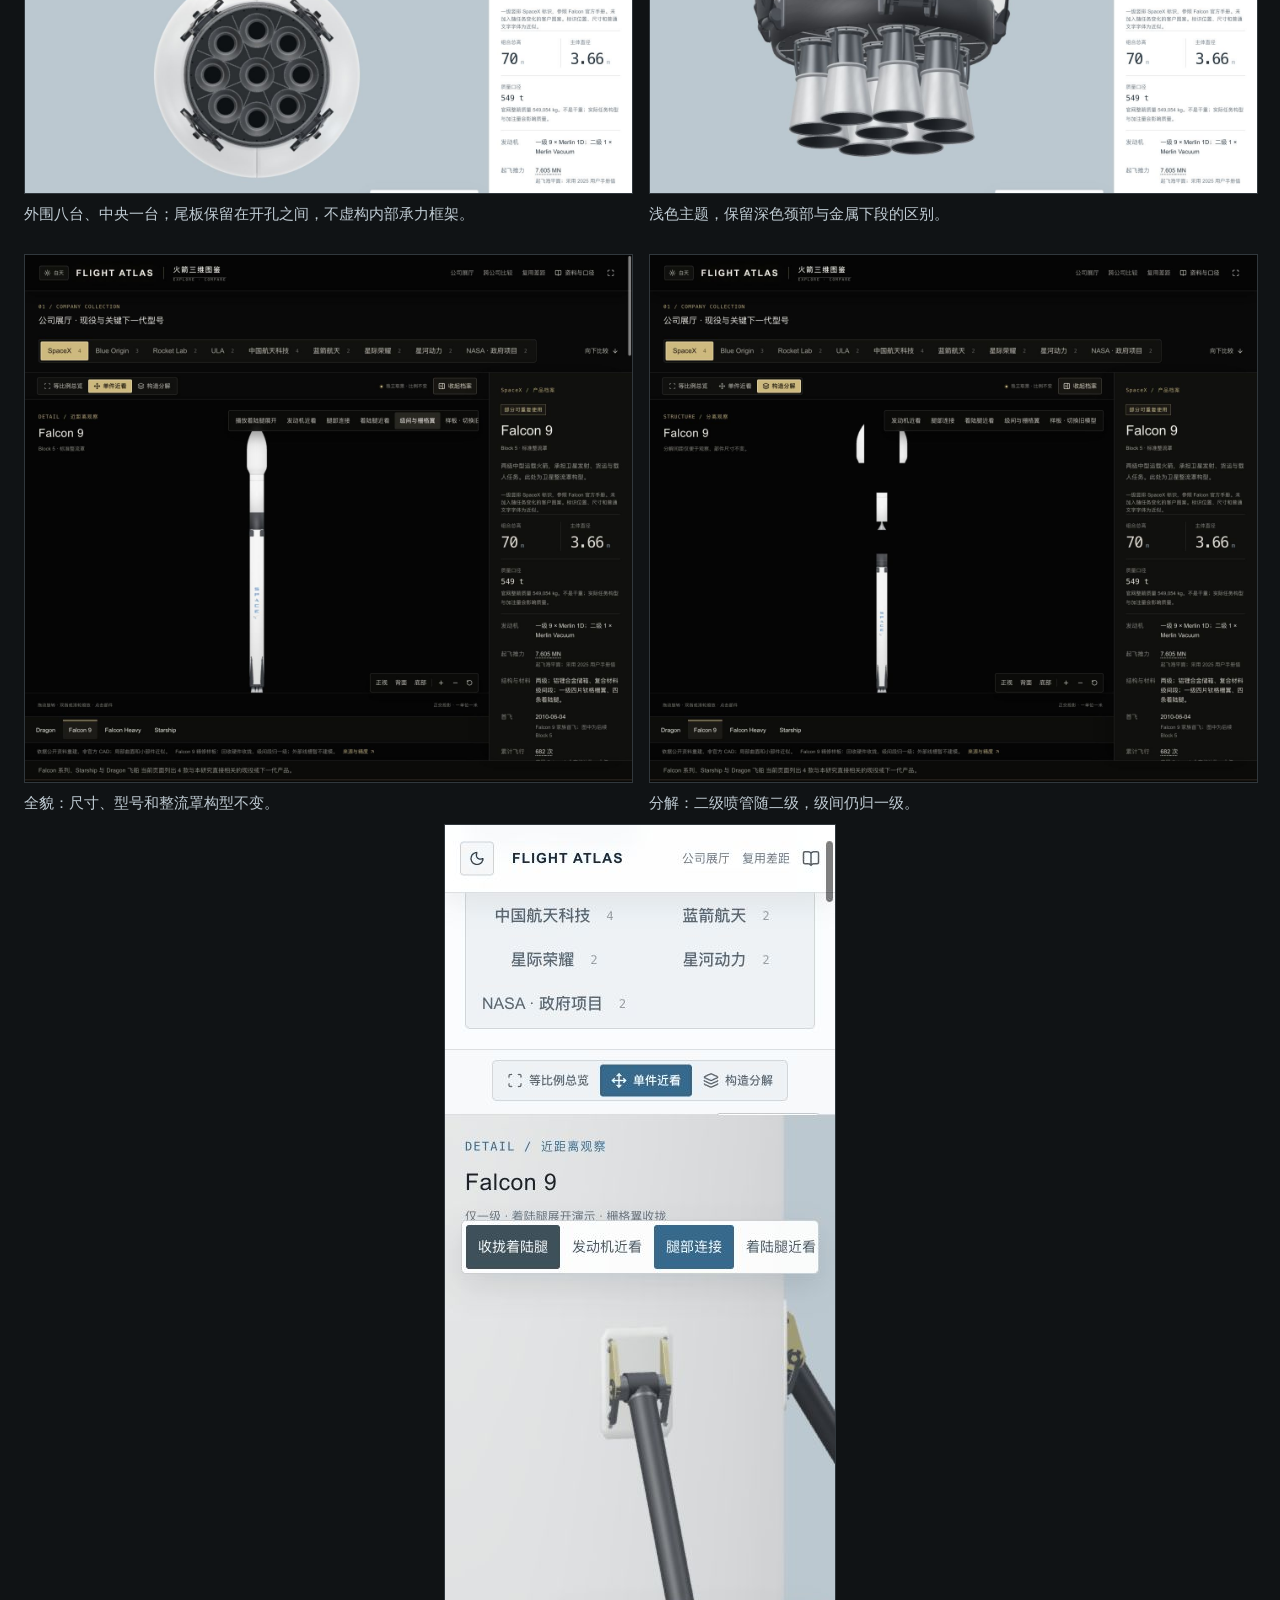
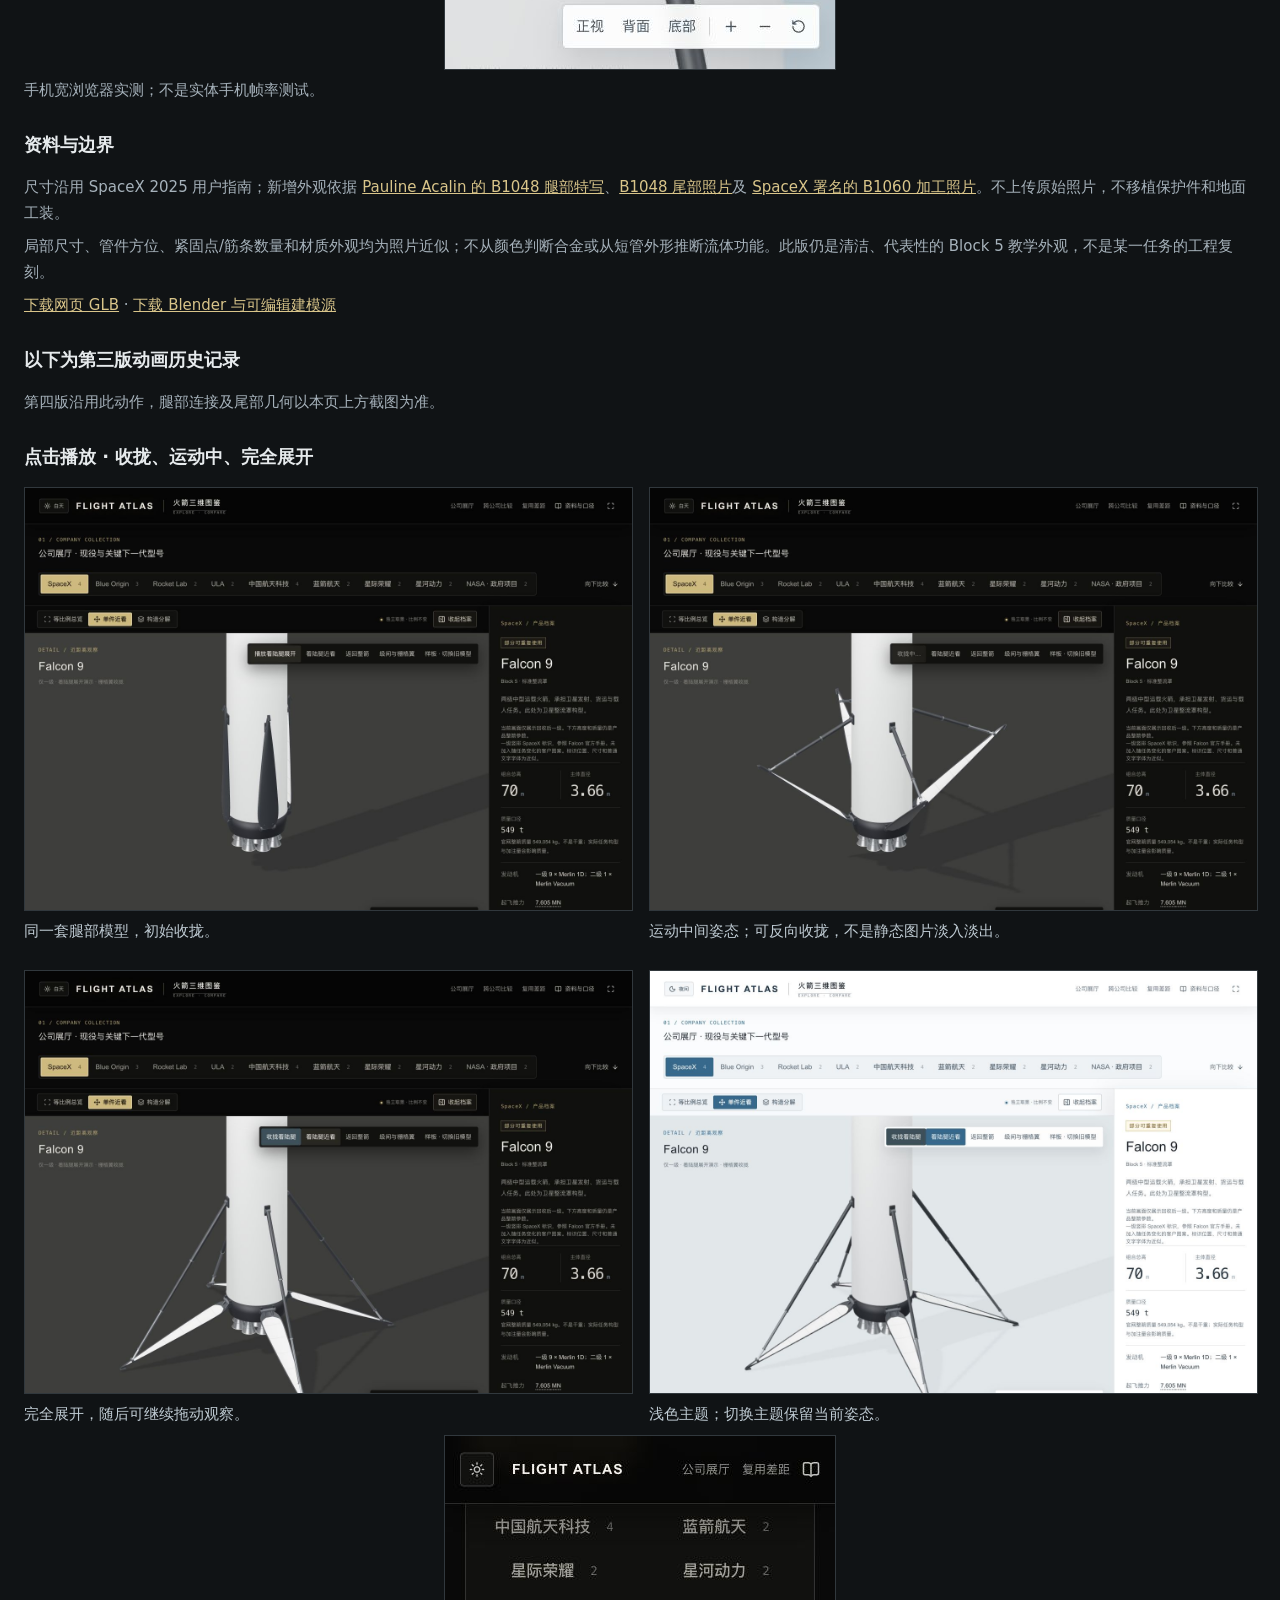
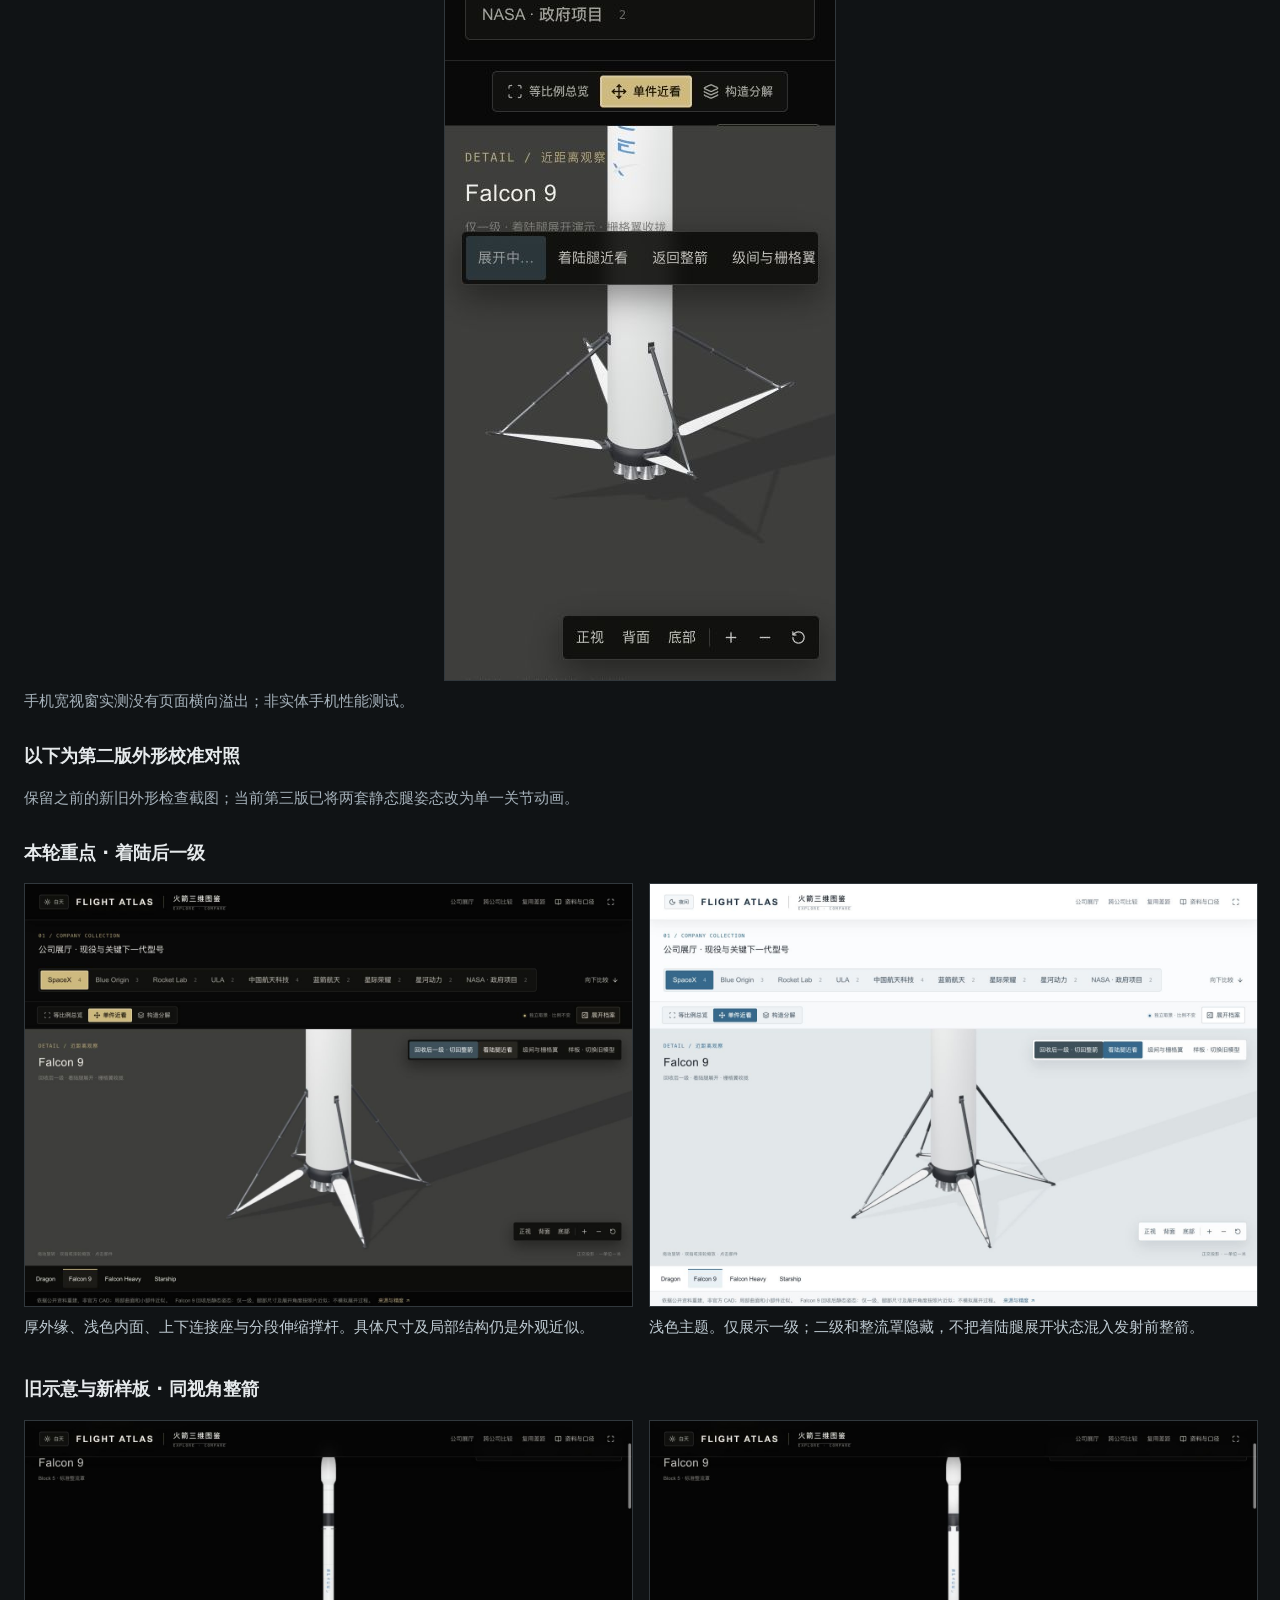
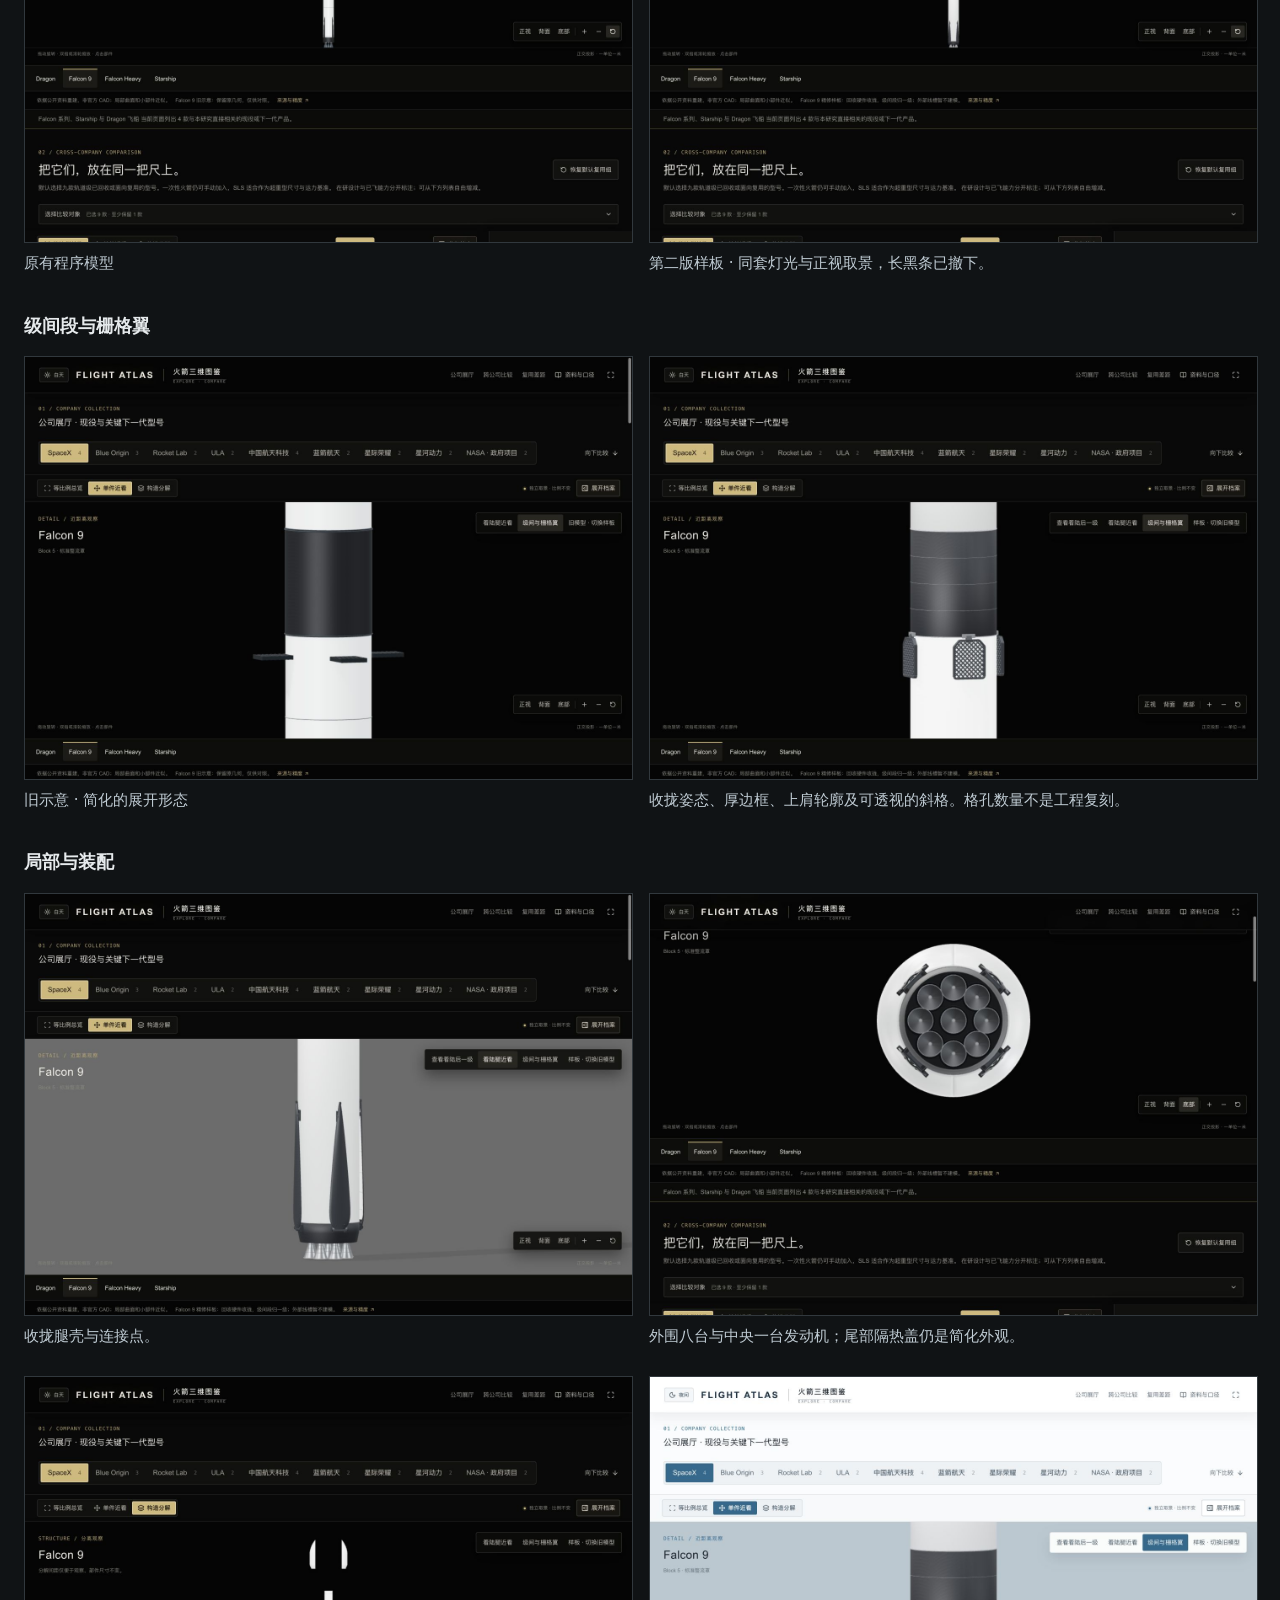
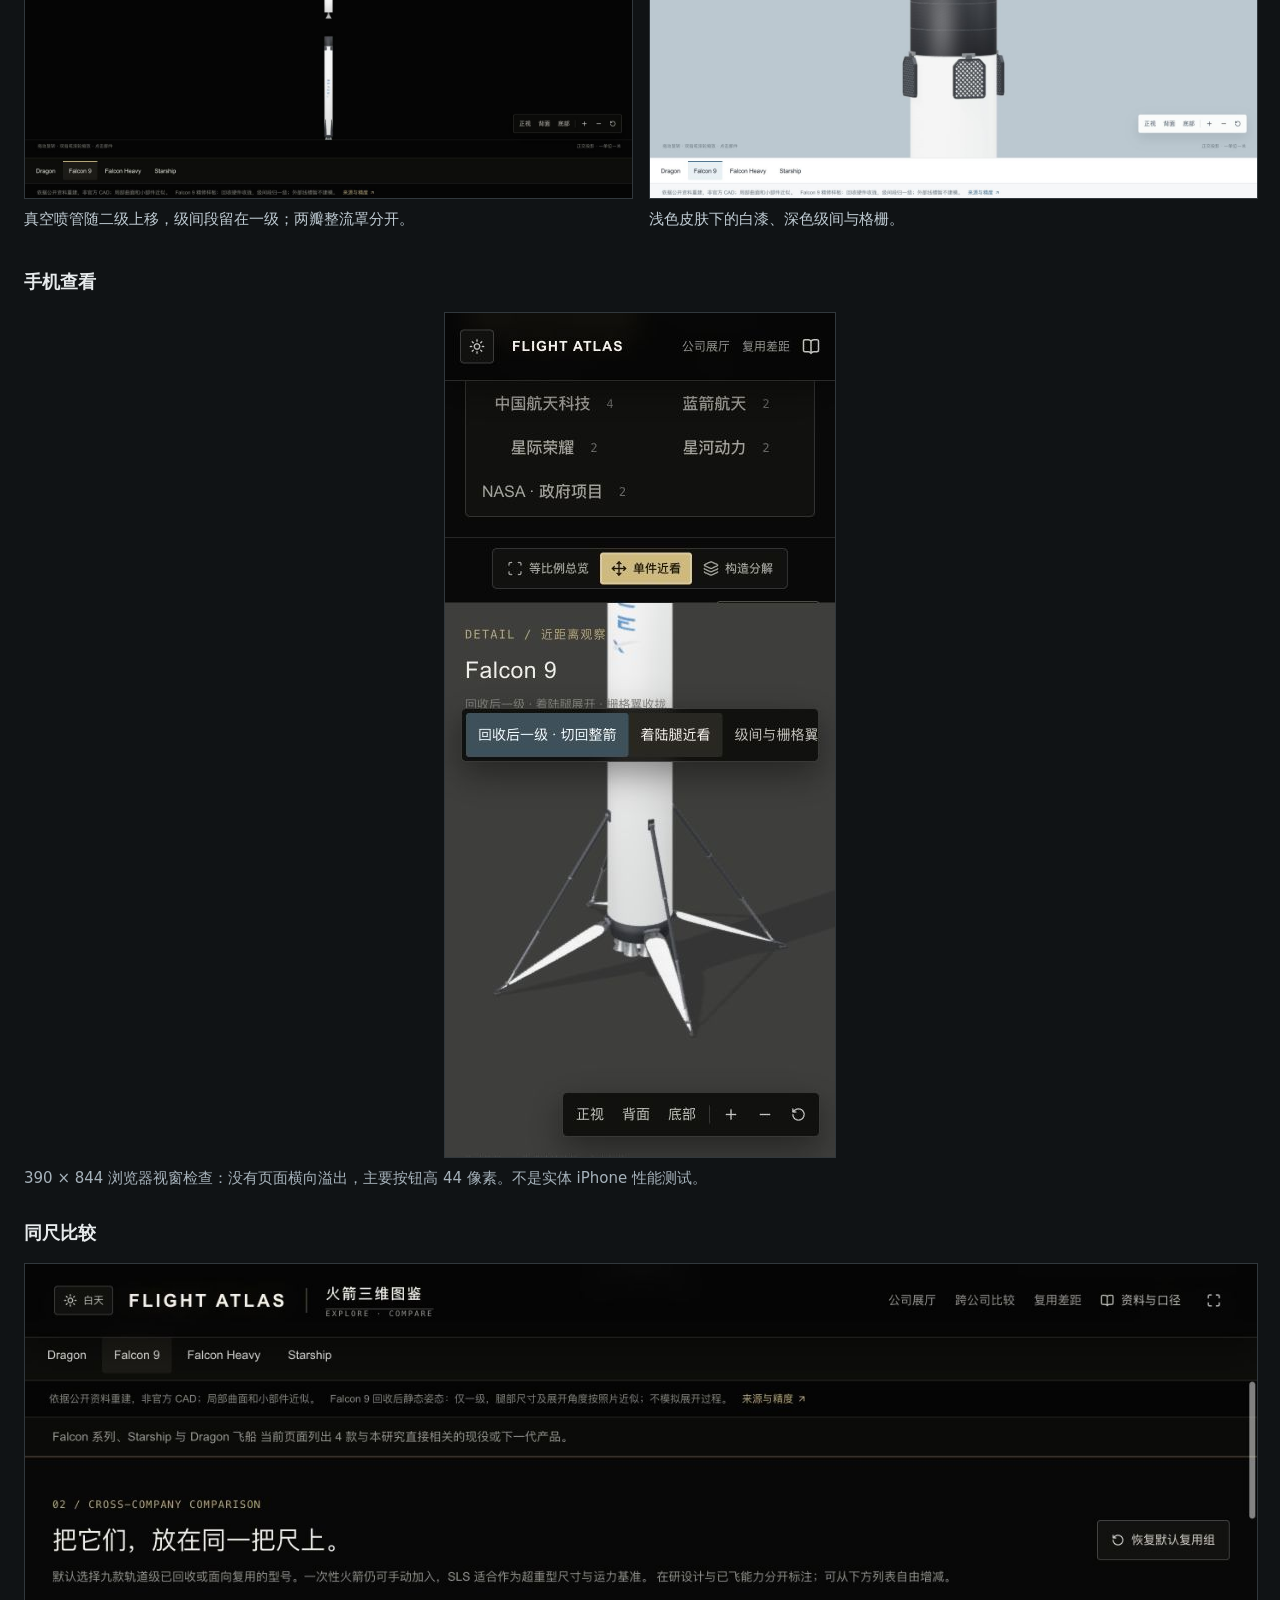
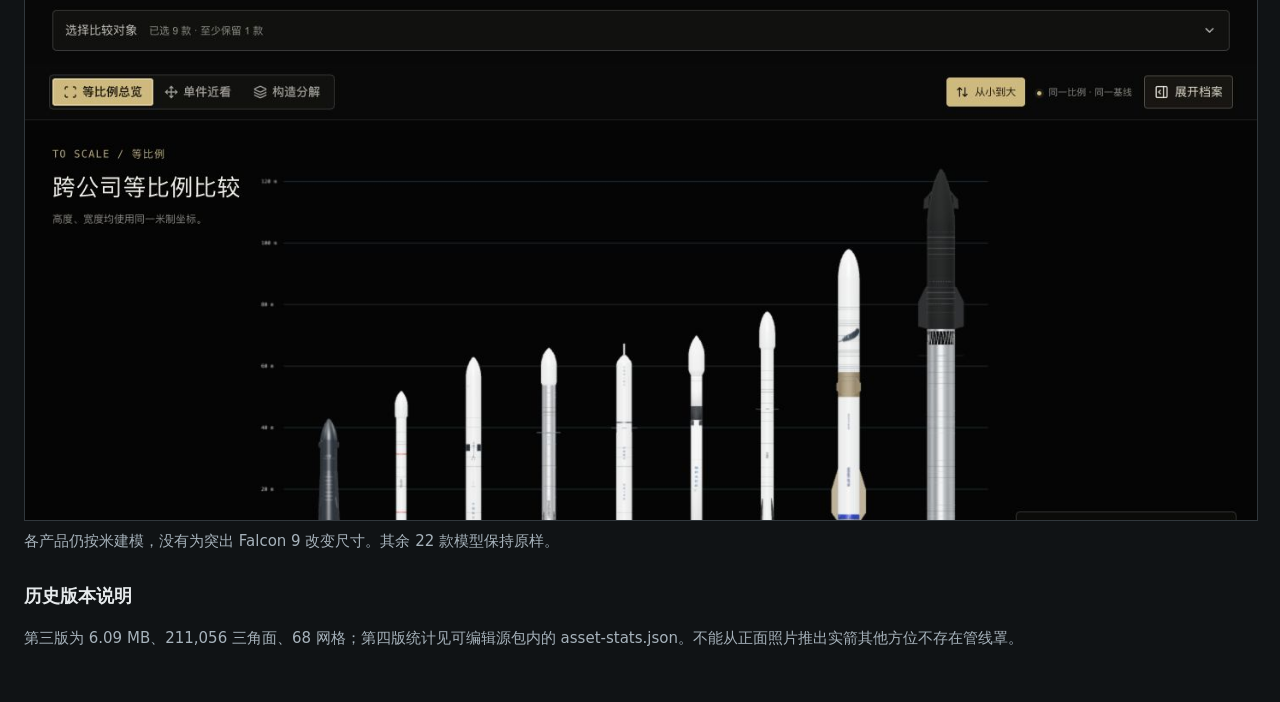
<file: falcon9-review/index.html>
<!doctype html><html lang="zh-CN"><meta charset="utf-8"><meta name="viewport" content="width=device-width,initial-scale=1">
<title>Falcon 9 · 尾部与腿部精修</title>
<style>body{margin:0;padding:24px;background:#101315;color:#e6eaec;font:15px/1.7 system-ui,sans-serif}header,section{max-width:1400px;margin:0 auto 26px}h1{font-size:25px;margin:0}p{color:#a6b2bb;margin:8px 0}a{color:#d9c58a}h2{font-size:18px}article{display:grid;grid-template-columns:1fr 1fr;gap:18px}figure{margin:0}img{display:block;width:100%;background:#050505;border:1px solid #31383d}figcaption{padding:8px 0;color:#bfcbd3}.phone{max-width:390px;margin:auto}@media(max-width:700px){article{grid-template-columns:1fr}}</style>
<header><h1>Falcon 9 Block 5 · 尾部与腿部精修</h1><p>第四版：补足能从实拍确认的外部装配细节，保留点击展开动画。以下对照均为真实网页截图，不是离线渲染。</p><a href="/?sample=f9&amp;release=16">打开可交互模型 →</a><p>点“发动机近看”检查尾部；先“播放着陆腿展开”，再点“腿部连接”查看撑杆连接处。约 3.2 秒后可收拢重看。手机工具条可以横滑。</p><p>70 m 整箭 · 3.66 m 芯级 · 5.2 × 13.2 m 标准整流罩。局部几何、动作轨迹及播放时长都是教学近似，不代表工程图或真实部署时序。精修模型已收录于正式展厅。</p></header>
<section><h2>尾部 · 同视角、同光照对比</h2><article><figure><img loading="lazy" src="detail-before-engines.png?v=4" alt="第三版尾部：简化喷管与过长尾裙"><figcaption>修改前：简化喷管，尾裙遮住大部分上端结构。</figcaption></figure><figure><img loading="lazy" src="detail-after-engines.png?v=4" alt="第四版尾部：喷管外环、短管及护板开孔"><figcaption>修改后：修正轮廓和尾裙；补入外环、短弯管、开孔边缘和护板分缝。喷管深处不补绘未知内部设备。</figcaption></figure></article></section>
<section><h2>撑杆连接 · 同视角、同光照对比</h2><article><figure><img loading="lazy" src="detail-before-joint.png?v=4" alt="原来的简化方块连接座"><figcaption>修改前：方块安装座和简化连接。</figcaption></figure><figure><img loading="lazy" src="detail-after-joint.png?v=4" alt="弧面安装垫与成对连接片、轴座"><figcaption>修改后：弧面安装垫、成对连接片、轴座与刚性端接头；展开运动保留。</figcaption></figure></article></section>
<section><h2>本版其他视角</h2><article><figure><img loading="lazy" src="detail-underside.png?v=4" alt="九台发动机底视"><figcaption>外围八台、中央一台；尾板保留在开孔之间，不虚构内部承力框架。</figcaption></figure><figure><img loading="lazy" src="detail-light.png?v=4" alt="浅色主题精修尾部"><figcaption>浅色主题，保留深色颈部与金属下段的区别。</figcaption></figure><figure><img loading="lazy" src="detail-full.png?v=4" alt="本版整箭"><figcaption>全貌：尺寸、型号和整流罩构型不变。</figcaption></figure><figure><img loading="lazy" src="detail-exploded.png?v=4" alt="本版构造分解"><figcaption>分解：二级喷管随二级，级间仍归一级。</figcaption></figure></article><img loading="lazy" class="phone" src="detail-mobile.png?v=4" alt="手机宽视窗的腿部连接"><p>手机宽浏览器实测；不是实体手机帧率测试。</p></section>
<section><h2>资料与边界</h2><p>尺寸沿用 SpaceX 2025 用户指南；新增外观依据 <a href="https://www.teslarati.com/spacex-falcon-9-block-5-rocket-droneship-photo-gallery/">Pauline Acalin 的 B1048 腿部特写</a>、<a href="https://www.teslarati.com/spacex-first-falcon-9-block-5-first-reflight-august-7-static-fire-test/">B1048 尾部照片</a>及 <a href="https://www.teslarati.com/spacex-west-coast-nasa-launch-delay-update/">SpaceX 署名的 B1060 加工照片</a>。不上传原始照片，不移植保护件和地面工装。</p><p>局部尺寸、管件方位、紧固点/筋条数量和材质外观均为照片近似；不从颜色判断合金或从短管外形推断流体功能。此版仍是清洁、代表性的 Block 5 教学外观，不是某一任务的工程复刻。</p><p><a href="/models/falcon9-block5.glb?v=4">下载网页 GLB</a> · <a href="/models/falcon9-editable-v4.zip">下载 Blender 与可编辑建模源</a></p></section>
<section><h2>以下为第三版动画历史记录</h2><p>第四版沿用此动作，腿部连接及尾部几何以本页上方截图为准。</p></section>
<section><h2>点击播放 · 收拢、运动中、完全展开</h2><article><figure><img loading="lazy" src="animation-start.png?v=3" alt="同一腿部模型收拢"><figcaption>同一套腿部模型，初始收拢。</figcaption></figure><figure><img loading="lazy" src="animation-mid.png?v=3" alt="腿壳刚性转动与撑杆伸缩的中间姿态"><figcaption>运动中间姿态；可反向收拢，不是静态图片淡入淡出。</figcaption></figure><figure><img loading="lazy" src="animation-open.png?v=3" alt="深色主题完全展开"><figcaption>完全展开，随后可继续拖动观察。</figcaption></figure><figure><img loading="lazy" src="animation-light.png?v=3" alt="浅色主题展开"><figcaption>浅色主题；切换主题保留当前姿态。</figcaption></figure></article><img loading="lazy" class="phone" src="animation-mobile.png?v=3" alt="390像素宽手机视窗播放动画"><p>手机宽视窗实测没有页面横向溢出；非实体手机性能测试。</p></section>
<section><h2>以下为第二版外形校准对照</h2><p>保留之前的新旧外形检查截图；当前第三版已将两套静态腿姿态改为单一关节动画。</p></section>
<section><h2>本轮重点 · 着陆后一级</h2><article><figure><img loading="lazy" src="new-landed-legs.png?v=2" alt="展开腿部近景"><figcaption>厚外缘、浅色内面、上下连接座与分段伸缩撑杆。具体尺寸及局部结构仍是外观近似。</figcaption></figure><figure><img loading="lazy" src="new-landed-light.png?v=2" alt="浅色主题展开腿部"><figcaption>浅色主题。仅展示一级；二级和整流罩隐藏，不把着陆腿展开状态混入发射前整箭。</figcaption></figure></article></section>
<section><h2>旧示意与新样板 · 同视角整箭</h2><article><figure><img loading="lazy" src="old-full.png?v=2" alt="原有程序模型"><figcaption>原有程序模型</figcaption></figure><figure><img loading="lazy" src="new-full.png?v=2" alt="新版整箭"><figcaption>第二版样板 · 同套灯光与正视取景，长黑条已撤下。</figcaption></figure></article></section>
<section><h2>级间段与栅格翼</h2><article><figure><img loading="lazy" src="old-interstage.png?v=2" alt="旧版栅格翼"><figcaption>旧示意 · 简化的展开形态</figcaption></figure><figure><img loading="lazy" src="new-interstage.png?v=2" alt="新版收拢栅格翼"><figcaption>收拢姿态、厚边框、上肩轮廓及可透视的斜格。格孔数量不是工程复刻。</figcaption></figure></article></section>
<section><h2>局部与装配</h2><article><figure><img loading="lazy" src="new-legs.png?v=2" alt="收拢着陆腿"><figcaption>收拢腿壳与连接点。</figcaption></figure><figure><img loading="lazy" src="new-engines.png?v=2" alt="一级发动机底视"><figcaption>外围八台与中央一台发动机；尾部隔热盖仍是简化外观。</figcaption></figure><figure><img loading="lazy" src="new-exploded.png?v=2" alt="构造分解"><figcaption>真空喷管随二级上移，级间段留在一级；两瓣整流罩分开。</figcaption></figure><figure><img loading="lazy" src="new-light.png?v=2" alt="浅色栅格翼与级间"><figcaption>浅色皮肤下的白漆、深色级间与格栅。</figcaption></figure></article></section>
<section><h2>手机查看</h2><img loading="lazy" class="phone" src="new-mobile.png?v=2" alt="390 像素宽手机视窗"><p>390 × 844 浏览器视窗检查：没有页面横向溢出，主要按钮高 44 像素。不是实体 iPhone 性能测试。</p></section>
<section><h2>同尺比较</h2><img loading="lazy" src="new-comparison.png?v=2" alt="跨公司同尺比较"><p>各产品仍按米建模，没有为突出 Falcon 9 改变尺寸。其余 22 款模型保持原样。</p></section>
<section><h2>历史版本说明</h2><p>第三版为 6.09 MB、211,056 三角面、68 网格；第四版统计见可编辑源包内的 asset-stats.json。不能从正面照片推出实箭其他方位不存在管线罩。</p></section>
</html>
</file>
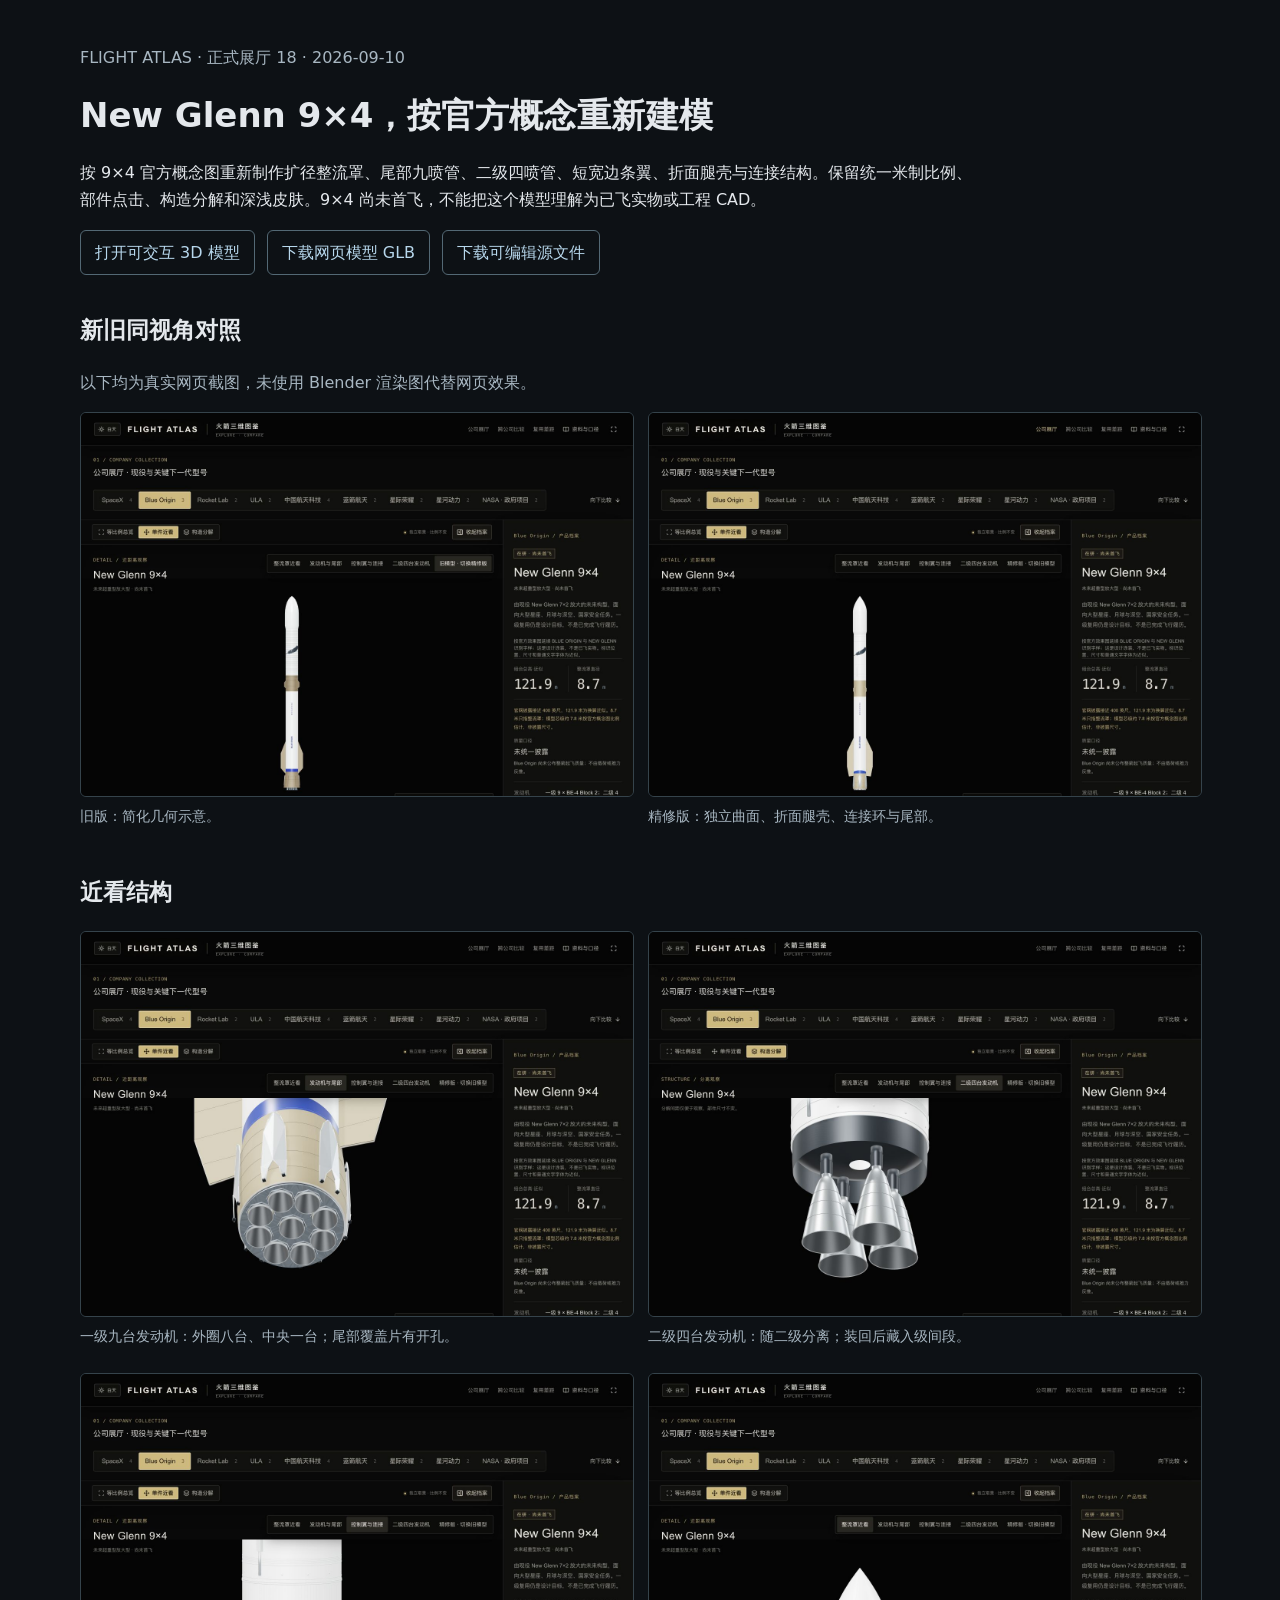
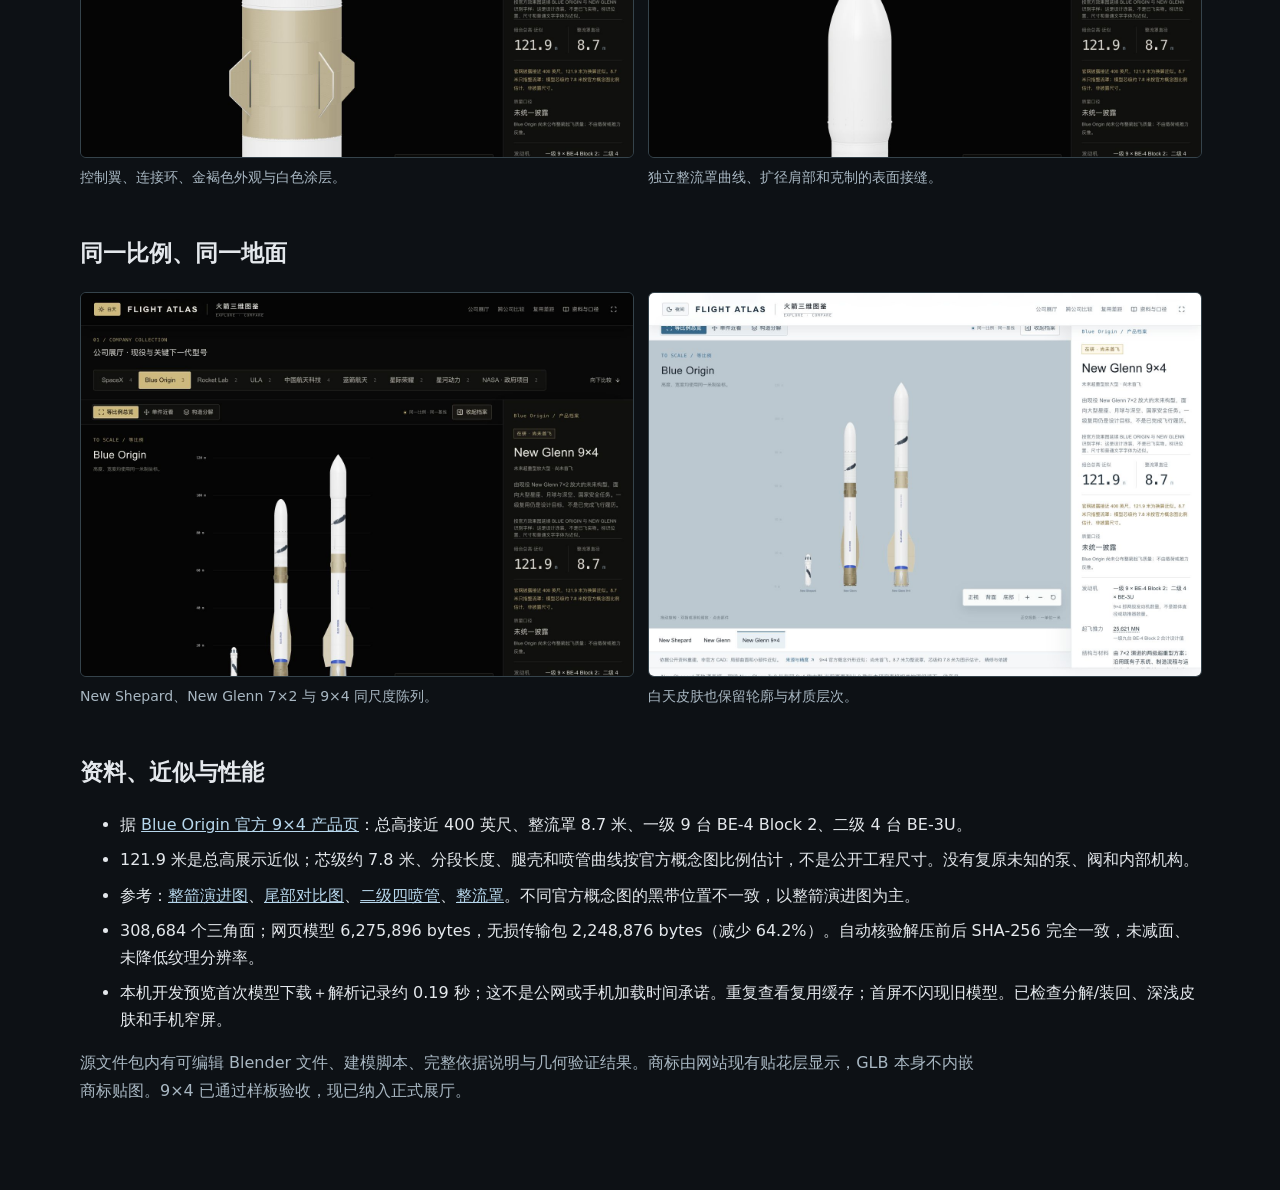
<file: newglenn9x4-review/index.html>
<!doctype html>
<html lang="zh-CN"><meta charset="utf-8"><meta name="viewport" content="width=device-width,initial-scale=1"><title>New Glenn 9×4 · 精修模型</title>
<style>body{margin:0;background:#0d1115;color:#e4e8ec;font:16px/1.7 system-ui,sans-serif}main{max-width:1120px;margin:auto;padding:28px 20px 70px}h1{font-size:34px;line-height:1.25}h2{font-size:23px;margin-top:36px}a{color:#b7d7ec}p{max-width:900px}.muted,figcaption{color:#a8b7c2}.grid{display:grid;grid-template-columns:1fr 1fr;gap:16px}figure{margin:0}img{display:block;width:100%;border:1px solid #35434b;border-radius:6px}figcaption{font-size:14px;padding:8px 0}.links{display:flex;gap:12px;flex-wrap:wrap}.links a{padding:8px 14px;border:1px solid #536874;border-radius:6px;text-decoration:none}li{margin:8px 0}@media(max-width:650px){.grid{grid-template-columns:1fr}h1{font-size:28px}}</style>
<main><p class="muted">FLIGHT ATLAS · 正式展厅 18 · 2026-09-10</p><h1>New Glenn 9×4，按官方概念重新建模</h1>
<p>按 9×4 官方概念图重新制作扩径整流罩、尾部九喷管、二级四喷管、短宽边条翼、折面腿壳与连接结构。保留统一米制比例、部件点击、构造分解和深浅皮肤。9×4 尚未首飞，不能把这个模型理解为已飞实物或工程 CAD。</p>
<div class="links"><a href="/?sample=newglenn9x4&amp;release=18">打开可交互 3D 模型</a><a href="/models/new-glenn-9x4.glb" download>下载网页模型 GLB</a><a href="newglenn9x4-source.zip" download>下载可编辑源文件</a></div>
<h2>新旧同视角对照</h2><p class="muted">以下均为真实网页截图，未使用 Blender 渲染图代替网页效果。</p><div class="grid"><figure><a href="before-web.png"><img src="before-web.png" alt="旧模型，同视角"></a><figcaption>旧版：简化几何示意。</figcaption></figure><figure><a href="after-web.png"><img src="after-web.png" alt="精修模型，同视角"></a><figcaption>精修版：独立曲面、折面腿壳、连接环与尾部。</figcaption></figure></div>
<h2>近看结构</h2><div class="grid"><figure><a href="engines-web.png"><img loading="lazy" src="engines-web.png" alt="九台一级发动机与折面着陆腿外壳"></a><figcaption>一级九台发动机：外圈八台、中央一台；尾部覆盖片有开孔。</figcaption></figure><figure><a href="upper-engines-web.png"><img loading="lazy" src="upper-engines-web.png" alt="分解后从下方观察二级四台发动机"></a><figcaption>二级四台发动机：随二级分离；装回后藏入级间段。</figcaption></figure><figure><a href="fins-web.png"><img loading="lazy" src="fins-web.png" alt="控制翼与连接环近景"></a><figcaption>控制翼、连接环、金褐色外观与白色涂层。</figcaption></figure><figure><a href="fairing-web.png"><img loading="lazy" src="fairing-web.png" alt="8.7米整流罩近景"></a><figcaption>独立整流罩曲线、扩径肩部和克制的表面接缝。</figcaption></figure></div>
<h2>同一比例、同一地面</h2><div class="grid"><figure><a href="family-dark-web.png"><img loading="lazy" src="family-dark-web.png" alt="蓝色起源三款模型夜间同尺度总览"></a><figcaption>New Shepard、New Glenn 7×2 与 9×4 同尺度陈列。</figcaption></figure><figure><a href="family-light-web.png"><img loading="lazy" src="family-light-web.png" alt="蓝色起源三款模型白天同尺度总览"></a><figcaption>白天皮肤也保留轮廓与材质层次。</figcaption></figure></div>
<h2>资料、近似与性能</h2><ul><li>据 <a href="https://www.blueorigin.com/new-glenn/9x4">Blue Origin 官方 9×4 产品页</a>：总高接近 400 英尺、整流罩 8.7 米、一级 9 台 BE-4 Block 2、二级 4 台 BE-3U。</li><li>121.9 米是总高展示近似；芯级约 7.8 米、分段长度、腿壳和喷管曲线按官方概念图比例估计，不是公开工程尺寸。没有复原未知的泵、阀和内部机构。</li><li>参考：<a href="https://d1o72l87sylvqg.cloudfront.net/redstone/NG9x4_Evolution.jpg">整箭演进图</a>、<a href="https://d1o72l87sylvqg.cloudfront.net/blue-origin/NewGlenn-9x4_aftcompare_white.jpg">尾部对比图</a>、<a href="https://d1o72l87sylvqg.cloudfront.net/blue-origin/NewGlenn-9x4_quattro.jpg">二级四喷管</a>、<a href="https://d1o72l87sylvqg.cloudfront.net/blue-origin/NewGlenn-9x4_fairing.jpg">整流罩</a>。不同官方概念图的黑带位置不一致，以整箭演进图为主。</li><li>308,684 个三角面；网页模型 6,275,896 bytes，无损传输包 2,248,876 bytes（减少 64.2%）。自动核验解压前后 SHA-256 完全一致，未减面、未降低纹理分辨率。</li><li>本机开发预览首次模型下载＋解析记录约 0.19 秒；这不是公网或手机加载时间承诺。重复查看复用缓存；首屏不闪现旧模型。已检查分解/装回、深浅皮肤和手机窄屏。</li></ul><p class="muted">源文件包内有可编辑 Blender 文件、建模脚本、完整依据说明与几何验证结果。商标由网站现有贴花层显示，GLB 本身不内嵌商标贴图。9×4 已通过样板验收，现已纳入正式展厅。</p></main></html>
</file>
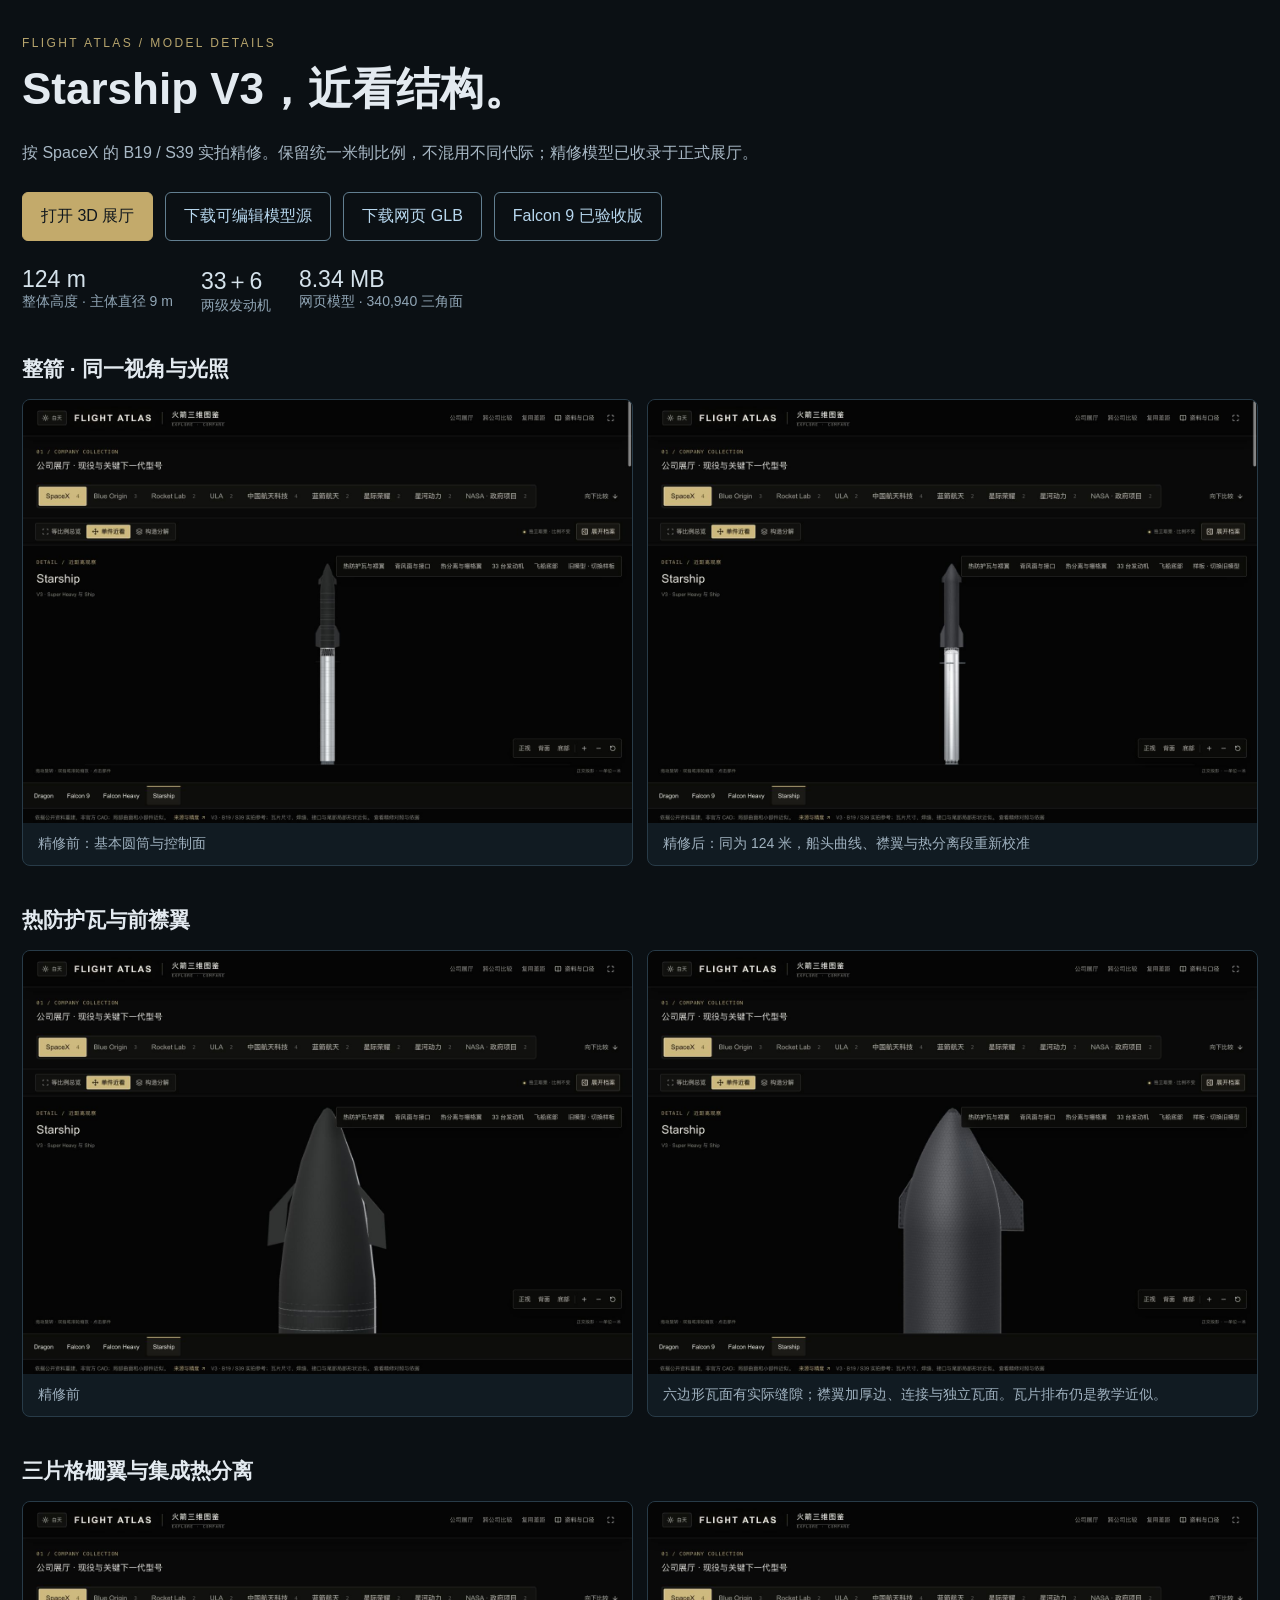
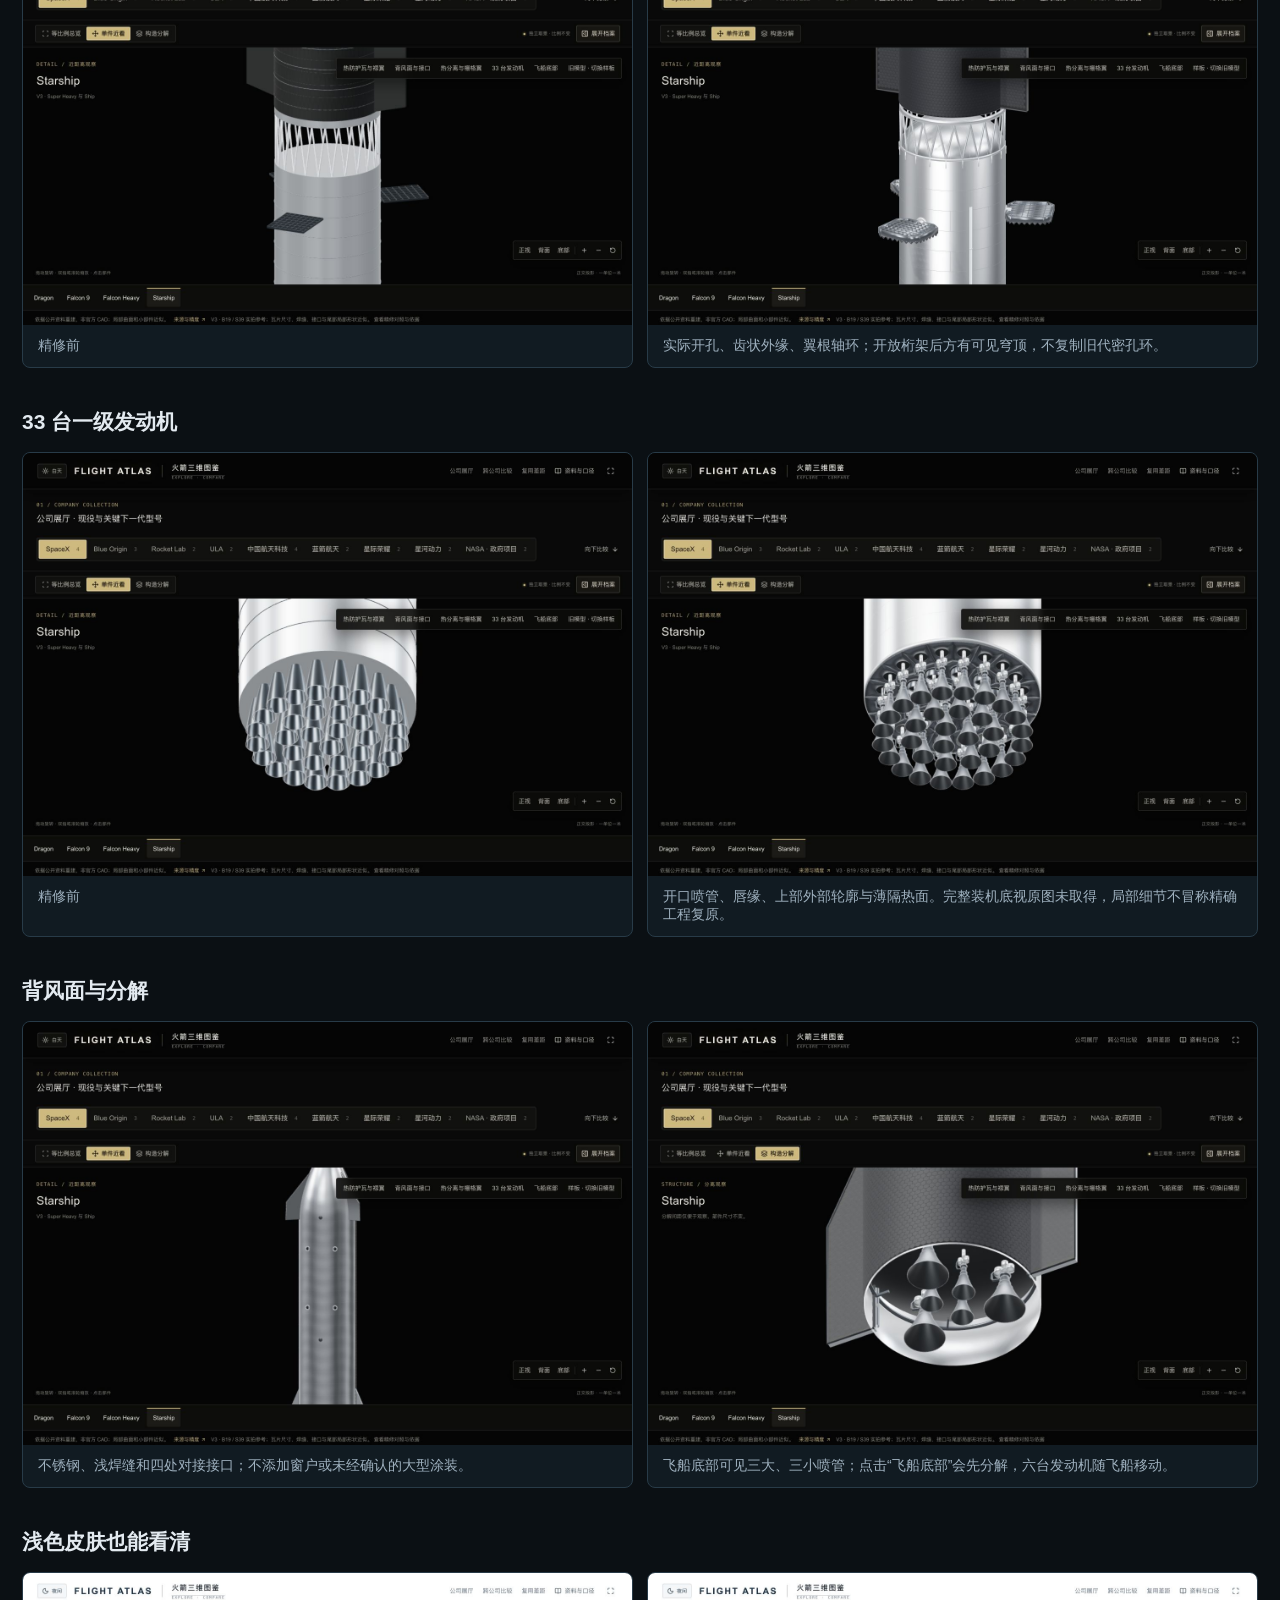
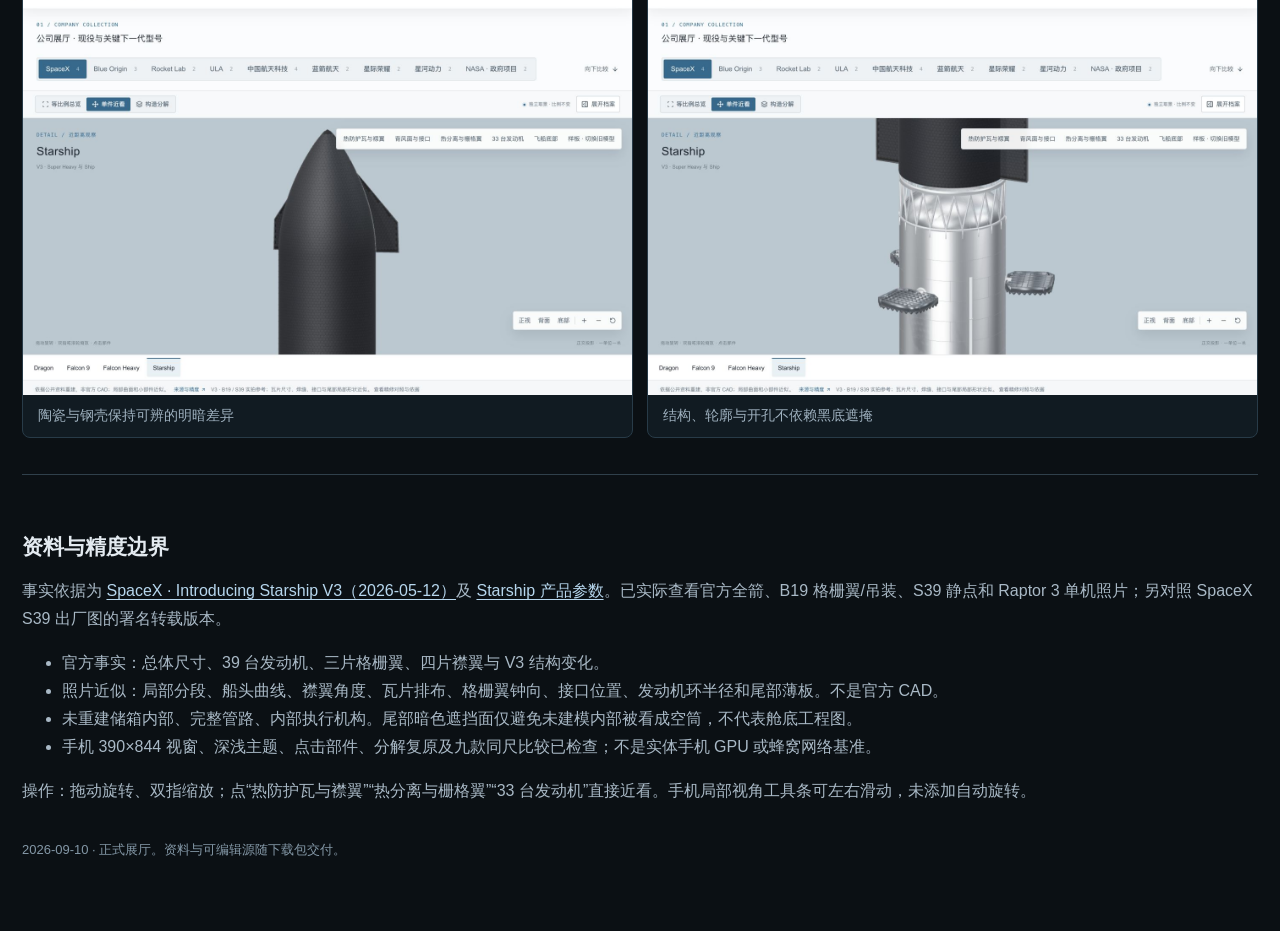
<file: starship-review/index.html>
<!doctype html><html lang="zh-CN"><head><meta charset="utf-8"><meta name="viewport" content="width=device-width,initial-scale=1"><title>Starship V3 · 精修模型与资料</title><style>
:root{color-scheme:dark;font-family:-apple-system,BlinkMacSystemFont,"Segoe UI",sans-serif;background:#0b1014;color:#e3eaf0}*{box-sizing:border-box}body{margin:0}main{max-width:1360px;margin:auto;padding:36px 22px 72px}h1{font-size:clamp(27px,5vw,44px);margin:10px 0 20px}h2{font-size:21px;margin:40px 0 16px}p,li{line-height:1.75;color:#a9b9c6}a{color:#b7d7ee;text-underline-offset:3px}.eyebrow{letter-spacing:.2em;color:#b6a46d;font-size:12px}.actions{display:flex;gap:12px;flex-wrap:wrap;margin:25px 0}.actions a{padding:13px 18px;border:1px solid #627f91;border-radius:6px;text-decoration:none}.primary{background:#c3aa6b!important;color:#10171d!important;border-color:#c3aa6b!important}.pair{display:grid;grid-template-columns:1fr 1fr;gap:14px}figure{margin:0;background:#111b22;border:1px solid #283b48;border-radius:8px;overflow:hidden}figure a{display:block}img{display:block;width:100%;height:auto}figcaption{padding:12px 15px;font-size:14px;color:#9fb1bf}.info{border-top:1px solid #30404b;margin-top:36px;padding-top:18px}.metrics{display:flex;gap:28px;flex-wrap:wrap;font-size:14px;color:#91a6b6}.metrics strong{font-size:23px;font-weight:500;color:#d5e2eb;display:block}.mobile{max-width:390px;margin:auto}footer{margin-top:36px;color:#8498a7;font-size:13px}@media(max-width:700px){main{padding:24px 14px 48px}.pair{grid-template-columns:1fr}h2{margin-top:30px}.actions a{flex-grow:1;text-align:center}}
</style></head><body><main>
<div class="eyebrow">FLIGHT ATLAS / MODEL DETAILS</div><h1>Starship V3，近看结构。</h1>
<p>按 SpaceX 的 B19 / S39 实拍精修。保留统一米制比例，不混用不同代际；精修模型已收录于正式展厅。</p>
<nav class="actions"><a class="primary" href="/?sample=starship&amp;release=16">打开 3D 展厅</a><a href="/models/starship-v3-editable.zip">下载可编辑模型源</a><a href="/models/starship-v3.glb">下载网页 GLB</a><a href="/falcon9-review/?revision=4">Falcon 9 已验收版</a></nav>
<div class="metrics"><div><strong>124 m</strong>整体高度 · 主体直径 9 m</div><div><strong>33＋6</strong>两级发动机</div><div><strong>8.34 MB</strong>网页模型 · 340,940 三角面</div></div>
<h2>整箭 · 同一视角与光照</h2><div class="pair"><figure><a href="before-full.png"><img src="before-full.png" alt="原示意模型整箭"></a><figcaption>精修前：基本圆筒与控制面</figcaption></figure><figure><a href="after-full.png"><img src="after-full.png" alt="精修后的 Starship V3 整箭"></a><figcaption>精修后：同为 124 米，船头曲线、襟翼与热分离段重新校准</figcaption></figure></div>
<h2>热防护瓦与前襟翼</h2><div class="pair"><figure><a href="before-tiles.png"><img loading="lazy" src="before-tiles.png" alt="旧版瓦面近景"></a><figcaption>精修前</figcaption></figure><figure><a href="after-tiles.png"><img loading="lazy" src="after-tiles.png" alt="六边形瓦面和襟翼近景"></a><figcaption>六边形瓦面有实际缝隙；襟翼加厚边、连接与独立瓦面。瓦片排布仍是教学近似。</figcaption></figure></div>
<h2>三片格栅翼与集成热分离</h2><div class="pair"><figure><a href="before-hotstage.png"><img loading="lazy" src="before-hotstage.png" alt="旧版热分离和格栅翼"></a><figcaption>精修前</figcaption></figure><figure><a href="after-hotstage.png"><img loading="lazy" src="after-hotstage.png" alt="新格栅翼、连接轴环和热分离桁架"></a><figcaption>实际开孔、齿状外缘、翼根轴环；开放桁架后方有可见穹顶，不复制旧代密孔环。</figcaption></figure></div>
<h2>33 台一级发动机</h2><div class="pair"><figure><a href="before-engines.png"><img loading="lazy" src="before-engines.png" alt="旧版发动机排列"></a><figcaption>精修前</figcaption></figure><figure><a href="after-engines.png"><img loading="lazy" src="after-engines.png" alt="精修后33台发动机喷管和外部轮廓"></a><figcaption>开口喷管、唇缘、上部外部轮廓与薄隔热面。完整装机底视原图未取得，局部细节不冒称精确工程复原。</figcaption></figure></div>
<h2>背风面与分解</h2><div class="pair"><figure><a href="after-back.png"><img loading="lazy" src="after-back.png" alt="背风面四处对接接口"></a><figcaption>不锈钢、浅焊缝和四处对接接口；不添加窗户或未经确认的大型涂装。</figcaption></figure><figure><a href="after-ship-engines.png"><img loading="lazy" src="after-ship-engines.png" alt="分解后的六台飞船发动机"></a><figcaption>飞船底部可见三大、三小喷管；点击“飞船底部”会先分解，六台发动机随飞船移动。</figcaption></figure></div>
<h2>浅色皮肤也能看清</h2><div class="pair"><figure><a href="light-tiles.png"><img loading="lazy" src="light-tiles.png" alt="浅色背景瓦面"></a><figcaption>陶瓷与钢壳保持可辨的明暗差异</figcaption></figure><figure><a href="light-hotstage.png"><img loading="lazy" src="light-hotstage.png" alt="浅色背景热分离段"></a><figcaption>结构、轮廓与开孔不依赖黑底遮掩</figcaption></figure></div>
<section class="info"><h2>资料与精度边界</h2><p>事实依据为 <a href="https://www.spacex.com/updates/#starship-v3">SpaceX · Introducing Starship V3（2026-05-12）</a>及 <a href="https://www.spacex.com/vehicles/starship/">Starship 产品参数</a>。已实际查看官方全箭、B19 格栅翼/吊装、S39 静点和 Raptor 3 单机照片；另对照 SpaceX S39 出厂图的署名转载版本。</p><ul><li>官方事实：总体尺寸、39 台发动机、三片格栅翼、四片襟翼与 V3 结构变化。</li><li>照片近似：局部分段、船头曲线、襟翼角度、瓦片排布、格栅翼钟向、接口位置、发动机环半径和尾部薄板。不是官方 CAD。</li><li>未重建储箱内部、完整管路、内部执行机构。尾部暗色遮挡面仅避免未建模内部被看成空筒，不代表舱底工程图。</li><li>手机 390×844 视窗、深浅主题、点击部件、分解复原及九款同尺比较已检查；不是实体手机 GPU 或蜂窝网络基准。</li></ul><p>操作：拖动旋转、双指缩放；点“热防护瓦与襟翼”“热分离与栅格翼”“33 台发动机”直接近看。手机局部视角工具条可左右滑动，未添加自动旋转。</p></section>
<footer>2026-09-10 · 正式展厅。资料与可编辑源随下载包交付。</footer>
</main></body></html>
</file>
